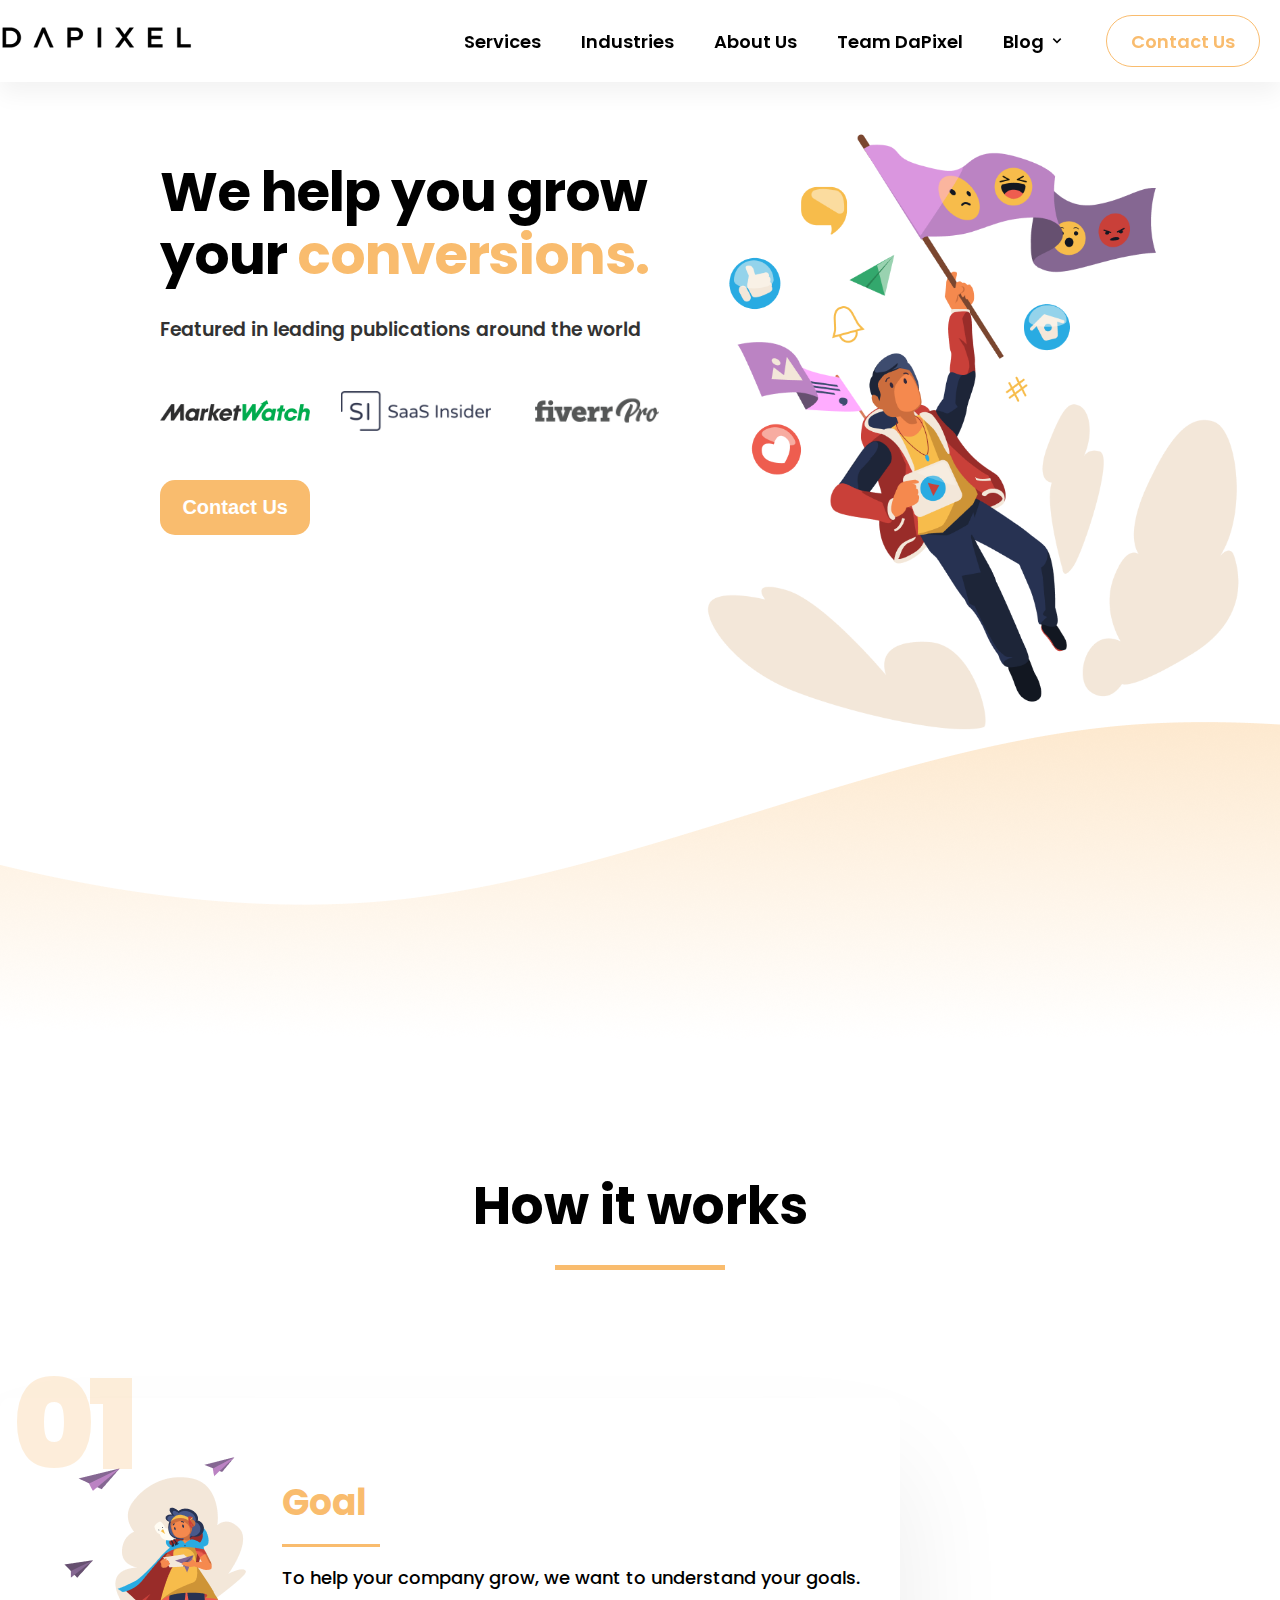
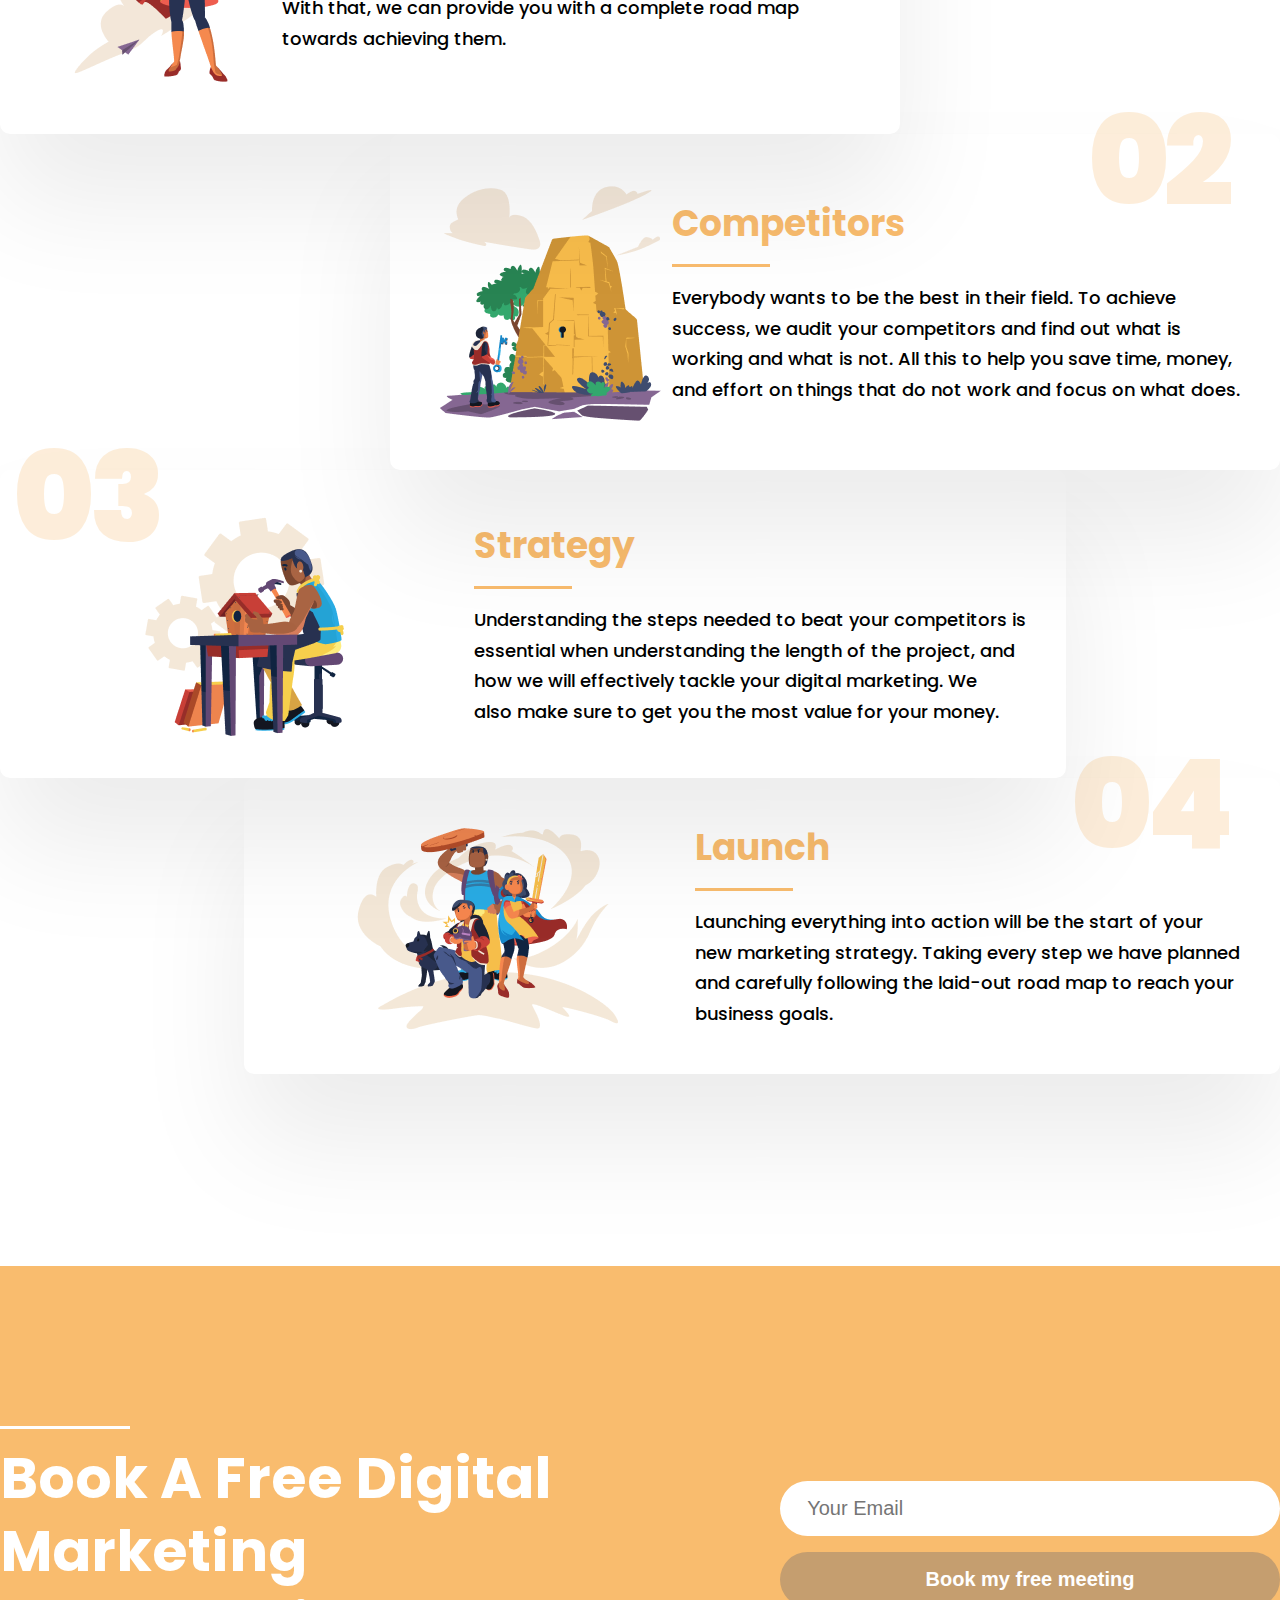
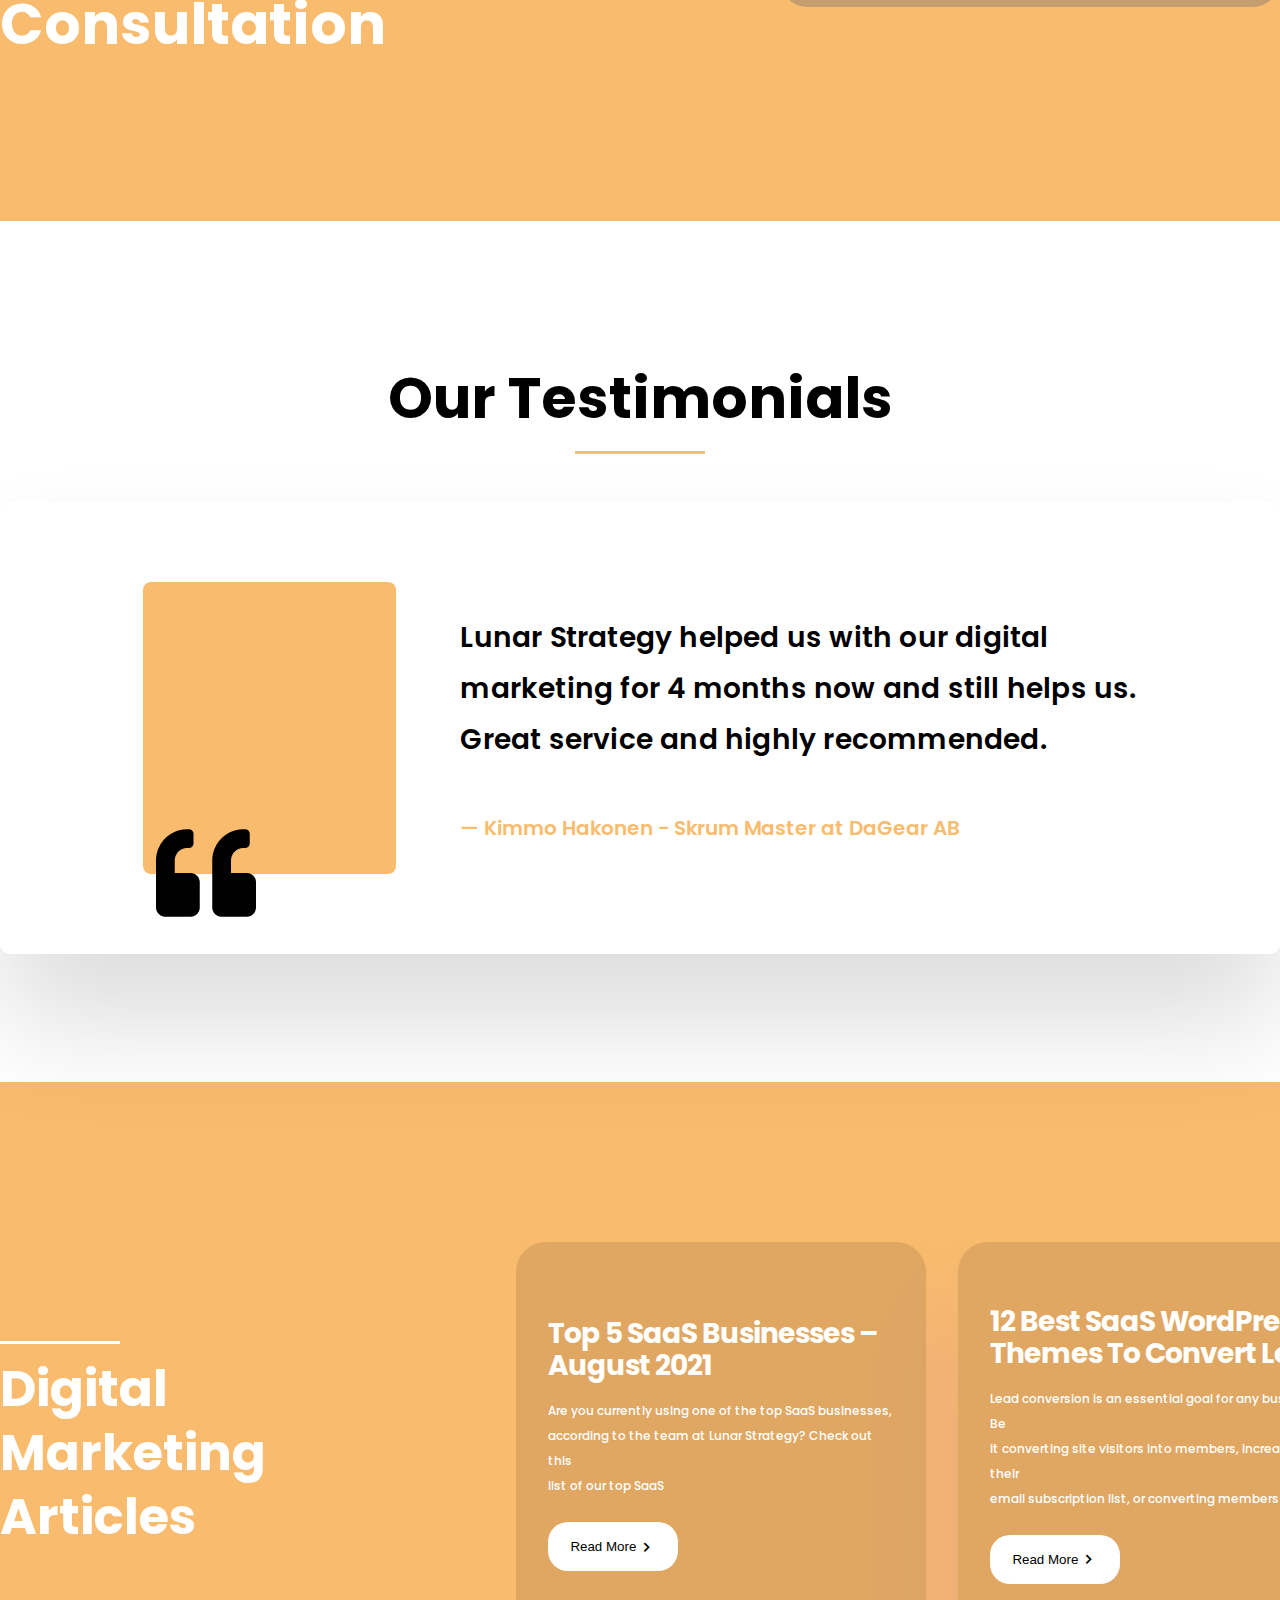
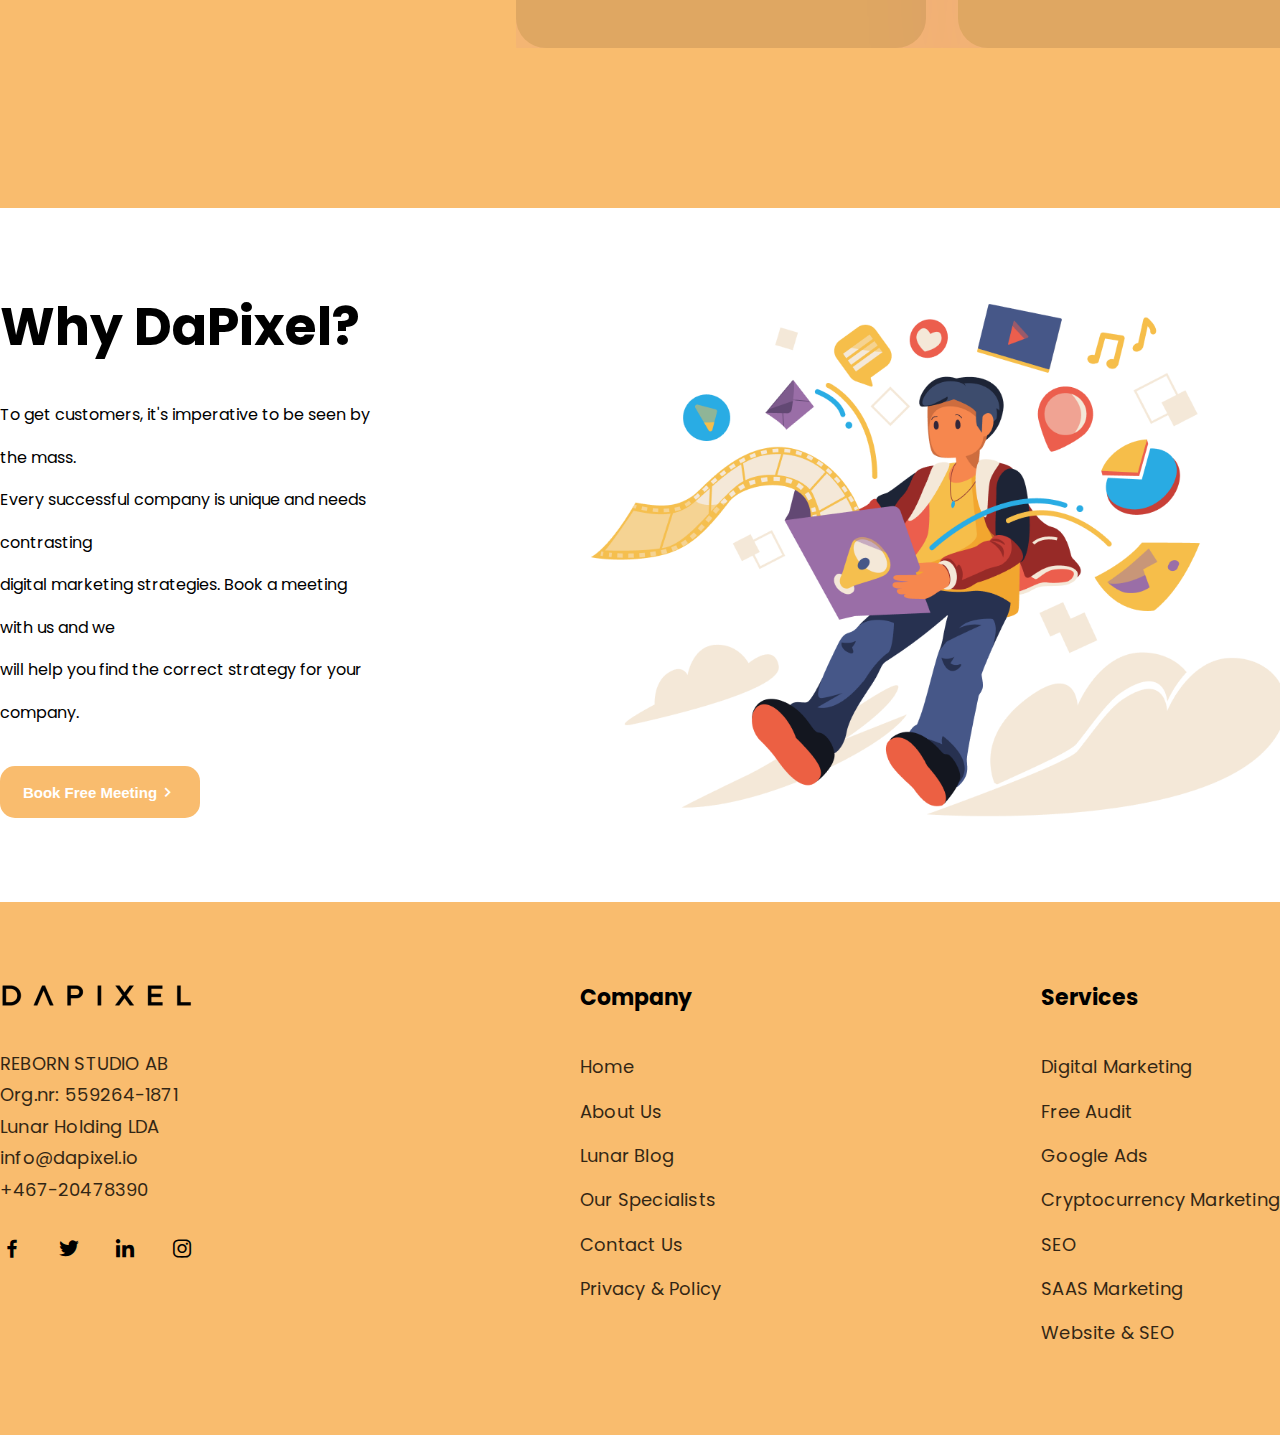
<file: index.html>
<!DOCTYPE html>
<html lang="en">

<head>
    <meta charset="UTF-8">
    <meta name="viewport" content="width=device-width, initial-scale=1.0">
    <link rel="stylesheet" href="./Style/style.css">
    <link rel="stylesheet" href="./Style/header.css">
    <link rel="stylesheet" href="./Style/footer.css">
    <link href='https://unpkg.com/boxicons@2.1.4/css/boxicons.min.css' rel='stylesheet'>

    <title>Consultancy</title>
</head>

<body>
    <header>
        <div class="container head-bar">
            <div class="logo">
                <a href="#"><img src="./Images/Logo-B6.png" alt=""></a>
            </div>
            <div class="head-nav">
                <nav>
                    <ul>
                        <li><a href="services.html">Services</a></li>
                        <li><a href="">Industries</a></li>
                        <li><a href="">About Us</a></li>
                        <li><a href="">Team DaPixel</a></li>
                        <li><a href="blog.html">Blog <i class='bx bx-chevron-down'></i></a></li>
                        <li><a href=""><span>Contact Us</span></a></li>
                    </ul>
                </nav>
            </div>
        </div>
    </header>


    <!-- Section One Structure -->


    <section class="one">
        <div class="container sec1">
            <div class="sec1-left">
                <p class="text-one">We help you grow<br>
                    your <span>conversions.</span></p>

                <p class="text-two">Featured in leading publications around the world</p>

                <div class="adds">
                    <img src="./Images/Group.png" alt="">
                    <img src="./Images/5f6baad0ed06a2e22660da95_SI new logo dark-p-500.png" alt="">
                    <img src="./Images/Fiverr-Pro@2x 1.png" alt="">
                </div>

                <button>Contact Us</button>
            </div>

            <div class="sec1-right">
                <img src="./Images/Social Media 1.png" alt="">
            </div>
        </div>

        <div class="bot-img">
            <img src="./Images/Vector.png" alt="">
        </div>
    </section>


    <!-- Section Two Structure -->


    <section class="two">
        <div class="container sec2">
            <div class="sec2-heading">
                <h2>How it works</h2>
                <div class="line"></div>
            </div>

            <div class="sec2-body">
                <div class="content-one num1">
                    <p>01</p>

                    <div class="content">
                        <img src="./Images/Testimonial.png" alt="">

                        <div class="content-text">
                            <h3>Goal</h3>
                            <div class="content-line"></div>
                            <h6>To help your company grow, we want to understand your goals. <br>With that, we can
                                provide you with a complete road map <br>towards achieving them.</h6>

                        </div>
                    </div>
                </div>

                <div class="content-one num2">
                    <p>02</p>

                    <div class="content">
                        <img src="./Images/Get Started.png" alt="">

                        <div class="content-text">
                            <h3>Competitors</h3>
                            <div class="content-line"></div>
                            <h6>Everybody wants to be the best in their field. To achieve <br>success, we audit your
                                competitors and find out what is <br>working and what is not. All this to help you save
                                time, money, <br>and effort on things
                                that do not work and focus on what
                                does.</h6>

                        </div>
                    </div>
                </div>

                <div class="content-one num3">
                    <p>03</p>

                    <div class="content">
                        <img src="./Images/Settings.png" alt="">

                        <div class="content-text">
                            <h3>Strategy</h3>
                            <div class="content-line"></div>
                            <h6>Understanding the steps needed to beat your competitors is <br>essential when
                                understanding
                                the length of the project, and <br>how we will effectively tackle your digital
                                marketing.​ We <br>also make sure to get you the
                                most value for your money.​</h6>

                        </div>
                    </div>
                </div>

                <div class="content-one num4">
                    <p>04</p>

                    <div class="content">
                        <img src="./Images/Team Work.png" alt="">

                        <div class="content-text">
                            <h3>Launch</h3>
                            <div class="content-line"></div>
                            <h6>Launching everything into action will be the start of your <br>new marketing strategy.
                                Taking every step we have planned <br>and carefully following the laid-out road map to
                                reach your <br>business goals.</h6>

                        </div>
                    </div>
                </div>
            </div>
        </div>
    </section>


    <!-- Section Three Structure -->


    <section class="three">
        <div class="container sec3">
            <div class="sec3-left">
                <div class="sec3-line"></div>
                <h3>Book A Free Digital <br>Marketing Consultation</h3>
            </div>

            <div class="sec3-right">
                <form action="">
                    <input type="email" name="" id="" placeholder="Your Email">
                    <button>Book my free meeting</button>
                </form>
            </div>
        </div>
    </section>


    <!-- Section Four Structure -->


    <section class="four">
        <div class="container sec4">
            <div class="sec4-top">
                <h3>Our Testimonials</h3>
                <div class="sec4-line"></div>
            </div>

            <div class="sec4-bottom">
                <div class="squr"><img src="./Images/quote-left.png" alt=""></div>
                <div class="sec4-text">
                    <h5>Lunar Strategy helped us with our digital <br>marketing for 4 months now and still helps us.
                        <br>Great
                        service and highly
                        recommended.
                    </h5>

                    <h6>— Kimmo Hakonen - Skrum Master at DaGear AB</h6>
                </div>
            </div>
        </div>
    </section>


    <!-- Section Five Structure -->


    <section class="five">
        <div class="container sec5">
            <div class="sec5-left">
                <div class="sec5-line"></div>
                <h3>Digital Marketing <br>Articles</h3>
            </div>

            <div class="sec5-content">
                <div class="business">
                    <h3>Top 5 SaaS Businesses – <br>August 2021</h3>

                    <h6>Are you currently using one of the top SaaS businesses, <br>according to the team at Lunar
                        Strategy? Check out this <br>list of
                        our top SaaS</h6>

                    <button>Read More <i class='bx bx-chevron-right'></i> </button>
                </div>

                <div class="business">
                    <h3>12 Best SaaS WordPress <br>Themes To Convert Lead</h3>

                    <h6>Lead conversion is an essential goal for any business. Be <br>it converting site visitors into
                        members, increasing their <br>email subscription list, or converting members into</h6>

                    <button>Read More <i class='bx bx-chevron-right'></i> </button>
                </div>

                <div class="business">
                    <h3>Top 5 SaaS Businesses – <br>August 2021</h3>

                    <h6>Are you currently using one of the top SaaS businesses, <br>according to the team at Lunar
                        Strategy? Check out this <br>list of
                        our top SaaS</h6>

                    <button>Read More <i class='bx bx-chevron-right'></i> </button>
                </div>

                <div class="business">
                    <h3>12 Best SaaS WordPress <br>Themes To Convert Lead</h3>

                    <h6>Lead conversion is an essential goal for any business. Be <br>it converting site visitors into
                        members, increasing their <br>email subscription list, or converting members into</h6>

                    <button>Read More <i class='bx bx-chevron-right'></i> </button>
                </div>
            </div>
        </div>
    </section>


    <!-- Section Six Structure -->


    <section class="six">
        <div class="container sec6">
            <div class="sec6-left">
                <h3>Why DaPixel?</h3>

                <h6>To get customers, it's imperative to be seen by the mass. <br>Every successful company is unique and
                    needs contrasting <br>digital marketing strategies. Book a meeting with us and we <br>will help you
                    find the correct strategy for your company.
                </h6>

                <button>Book Free Meeting <i class='bx bx-chevron-right'></i> </button>
            </div>

            <div class="sec6-right">
                <img src="./Images/Marketing 1.png" alt="">
            </div>
        </div>
    </section>


    <!-- Footer Structure -->


    <footer>
        <div class="container footer">
            <div class="first">
                <img src="./Images/Logo-B6.png" alt="">

                <h6>REBORN STUDIO AB<br>
                    Org.nr: 559264-1871<br>
                    Lunar Holding LDA<br>
                    info@dapixel.io<br>
                    +467-20478390
                </h6>

                <div class="socials">
                    <i class='bx bxl-facebook'></i>
                    <i class='bx bxl-twitter'></i>
                    <i class='bx bxl-linkedin'></i>
                    <i class='bx bxl-instagram'></i>
                </div>
            </div>

            <div class="second">
                <div class="second-left">
                    <h5>Company</h5>

                    <nav>
                        <ul>
                            <li><a href="#">Home</a></li>
                            <li>About Us</li>
                            <li>Lunar Blog</li>
                            <li><a href="specialists.html">Our Specialists</a></li>
                            <li>Contact Us</li>
                            <li>Privacy & Policy</li>
                        </ul>
                    </nav>
                </div>

                <div class="second-right">
                    <h5>Services</h5>

                    <nav>
                        <ul>
                            <li>Digital Marketing</li>
                            <li>Free Audit</li>
                            <li>Google Ads</li>
                            <li>Cryptocurrency Marketing</li>
                            <li>SEO</li>
                            <li>SAAS Marketing</li>
                            <li>Website & SEO</li>
                        </ul>
                    </nav>
                </div>
            </div>
        </div>
    </footer>
</body>

</html>
</file>
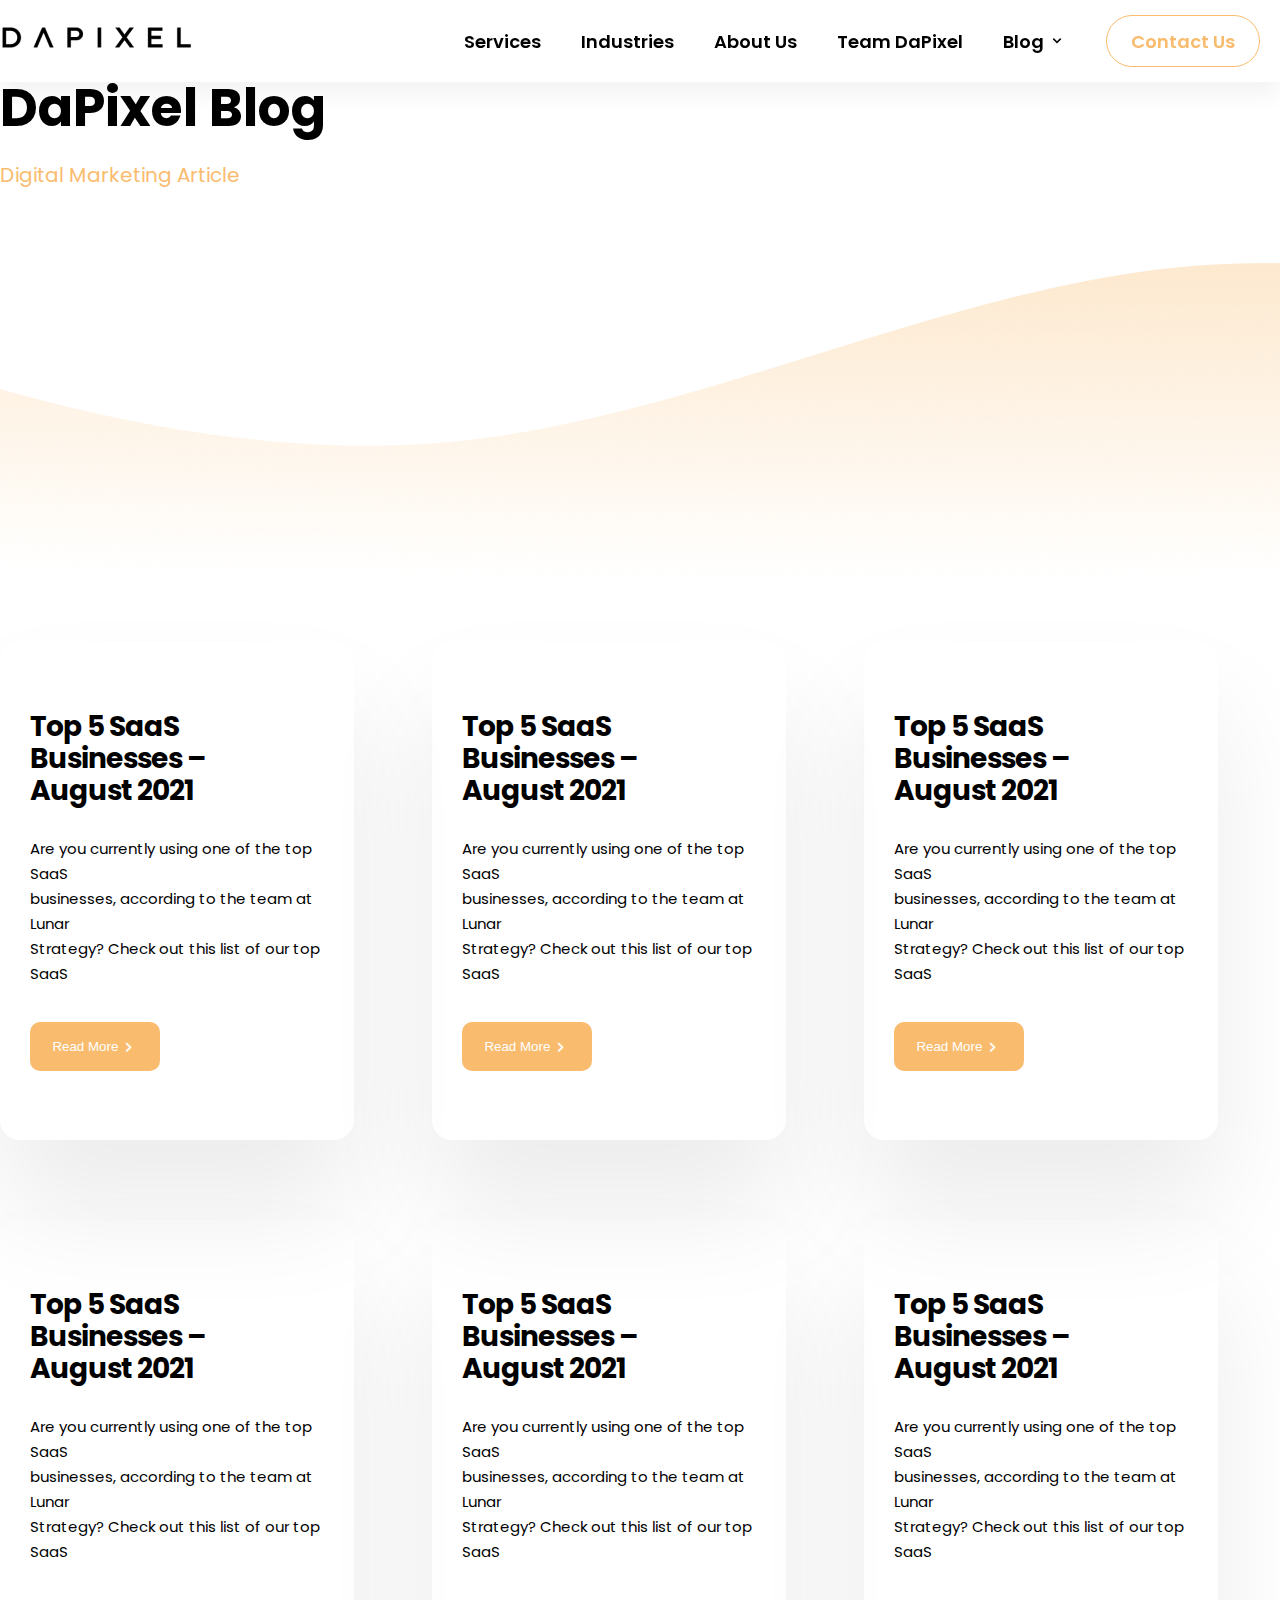
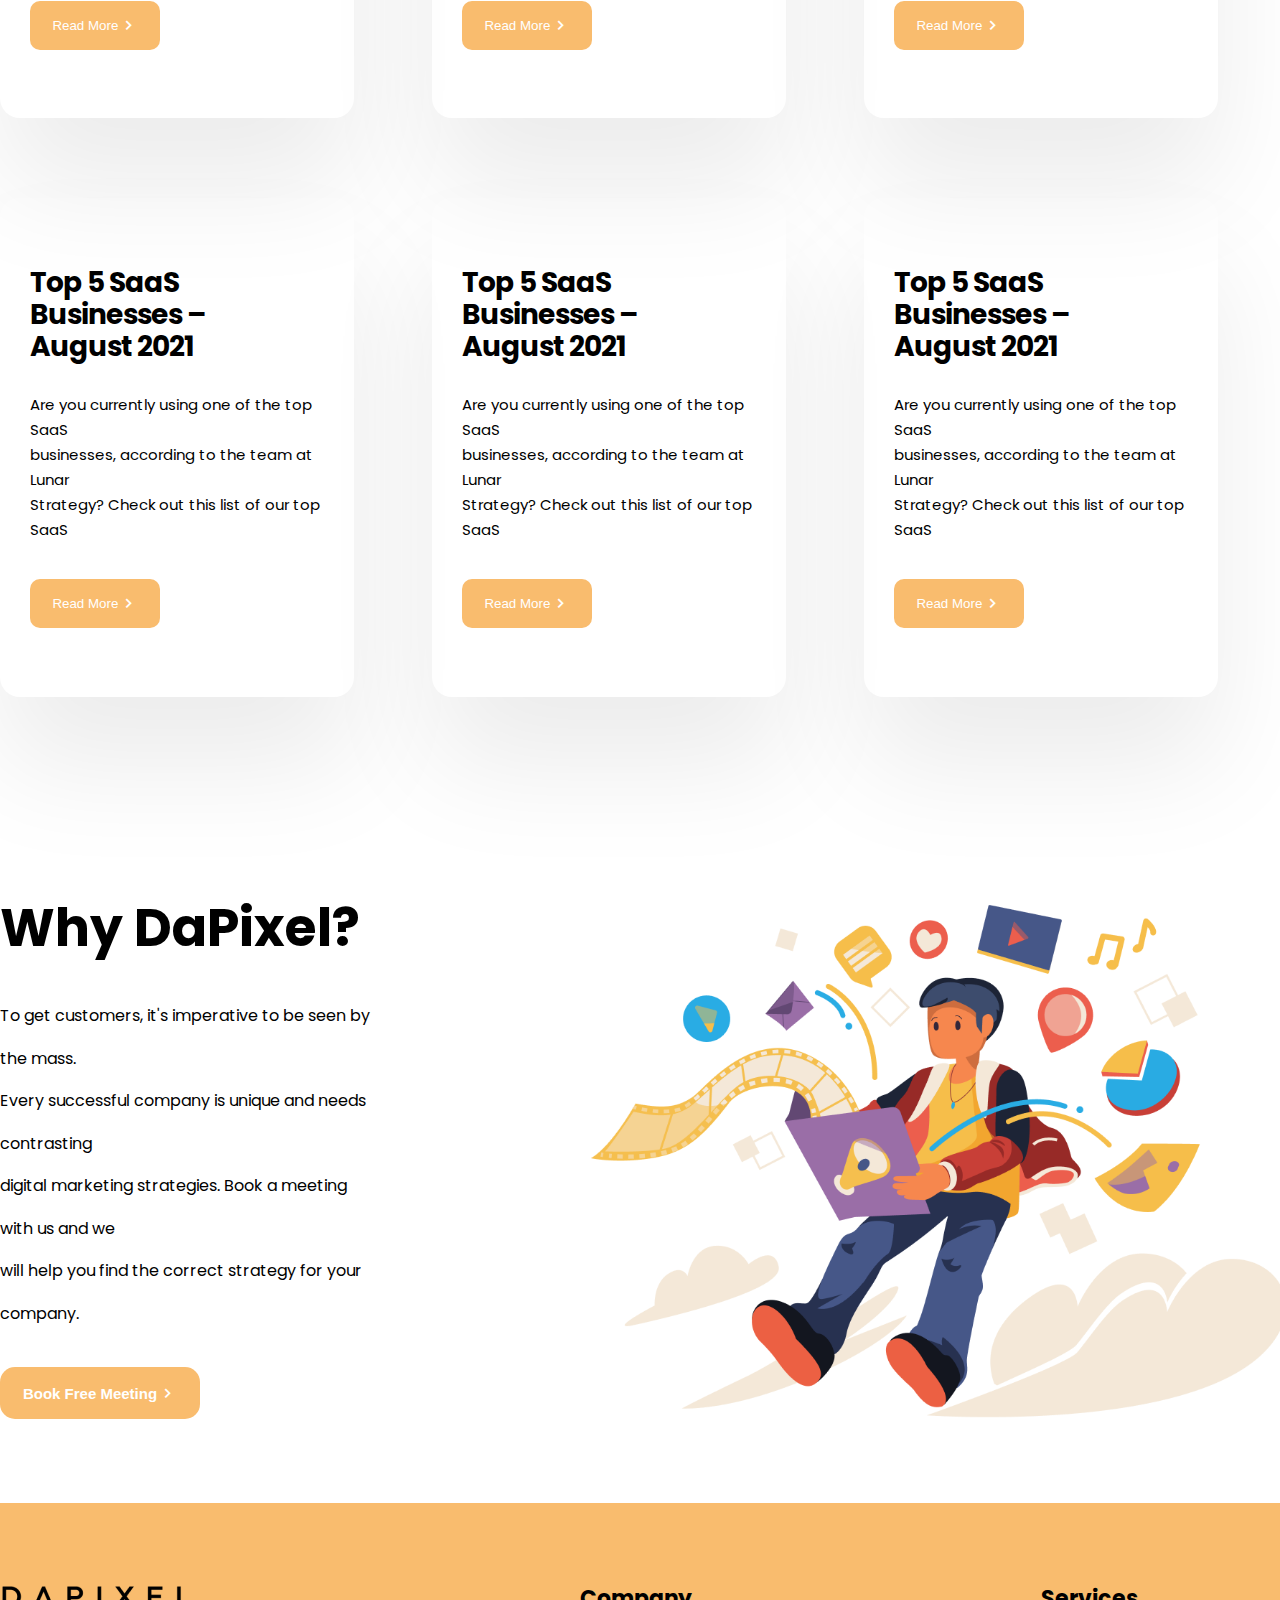
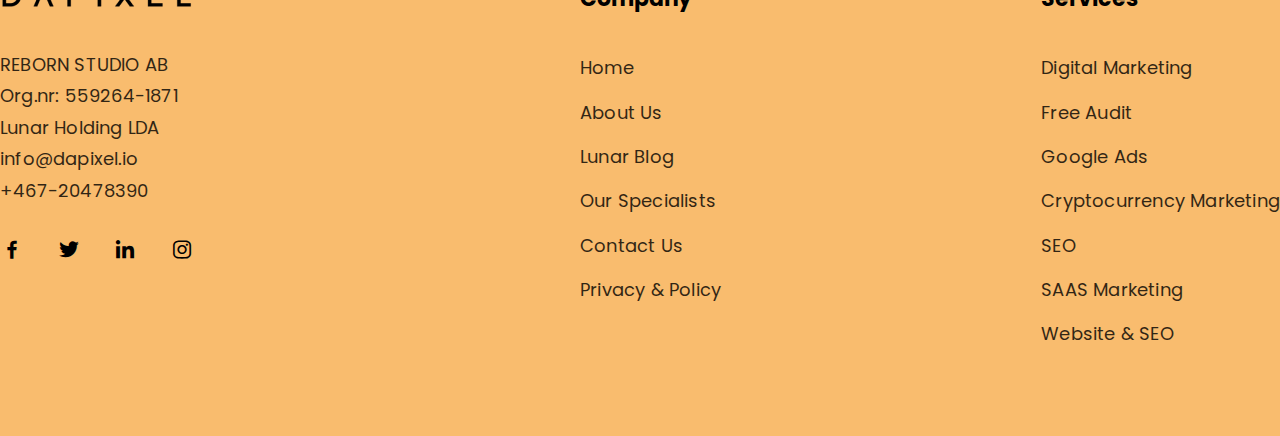
<file: blog.html>
<!DOCTYPE html>
<html lang="en">

<head>
    <meta charset="UTF-8">
    <meta name="viewport" content="width=device-width, initial-scale=1.0">
    <link rel="stylesheet" href="./Style/blog.css">
    <link rel="stylesheet" href="./Style/header.css">
    <link rel="stylesheet" href="./Style/footer.css">
    <link href='https://unpkg.com/boxicons@2.1.4/css/boxicons.min.css' rel='stylesheet'>

    <title>Our Specialists</title>
</head>

<body>
    <header>
        <div class="container head-bar">
            <div class="logo">
                <a href="index.html"><img src="./Images/Logo-B6.png" alt=""></a>
            </div>
            <div class="head-nav">
                <nav>
                    <ul>
                        <li><a href="services.html">Services</a></li>
                        <li><a href="">Industries</a></li>
                        <li><a href="">About Us</a></li>
                        <li><a href="">Team DaPixel</a></li>
                        <li><a href="blog.html">Blog <i class='bx bx-chevron-down'></i></a></li>
                        <li><a href="#four"><span>Contact Us</span></a></li>
                    </ul>
                </nav>
            </div>
        </div>
    </header>


    <!-- Section One Structure -->


    <section class="one">
        <div class="container sec1">

            <div class="sec1-left">
                <h3>DaPixel Blog</h3>

                <h6>
                    Digital Marketing Article
                </h6>

            </div>

        </div>

        <div class="bot-img">
            <img src="./Images/Vector.png" alt="">
        </div>
    </section>



    <!-- Section Two Structure -->


    <section class="two">
        <div class="container sec2">
            <div class="business">
                <h3>Top 5 SaaS Businesses – <br>August 2021</h3>

                <h6>Are you currently using one of the top SaaS<br> businesses, according to the team at Lunar<br>
                    Strategy? Check out this list of
                    our top SaaS</h6>

                <button>Read More <i class='bx bx-chevron-right'></i> </button>
            </div>

            <div class="business">
                <h3>Top 5 SaaS Businesses – <br>August 2021</h3>

                <h6>Are you currently using one of the top SaaS<br> businesses, according to the team at Lunar<br>
                    Strategy? Check out this list of
                    our top SaaS</h6>

                <button>Read More <i class='bx bx-chevron-right'></i> </button>
            </div>

            <div class="business">
                <h3>Top 5 SaaS Businesses – <br>August 2021</h3>

                <h6>Are you currently using one of the top SaaS<br> businesses, according to the team at Lunar<br>
                    Strategy? Check out this list of
                    our top SaaS</h6>

                <button>Read More <i class='bx bx-chevron-right'></i> </button>
            </div>

            <div class="business">
                <h3>Top 5 SaaS Businesses – <br>August 2021</h3>

                <h6>Are you currently using one of the top SaaS<br> businesses, according to the team at Lunar<br>
                    Strategy? Check out this list of
                    our top SaaS</h6>

                <button>Read More <i class='bx bx-chevron-right'></i> </button>
            </div>

            <div class="business">
                <h3>Top 5 SaaS Businesses – <br>August 2021</h3>

                <h6>Are you currently using one of the top SaaS<br> businesses, according to the team at Lunar<br>
                    Strategy? Check out this list of
                    our top SaaS</h6>

                <button>Read More <i class='bx bx-chevron-right'></i> </button>
            </div>

            <div class="business">
                <h3>Top 5 SaaS Businesses – <br>August 2021</h3>

                <h6>Are you currently using one of the top SaaS<br> businesses, according to the team at Lunar<br>
                    Strategy? Check out this list of
                    our top SaaS</h6>

                <button>Read More <i class='bx bx-chevron-right'></i> </button>
            </div>

            <div class="business">
                <h3>Top 5 SaaS Businesses – <br>August 2021</h3>

                <h6>Are you currently using one of the top SaaS<br> businesses, according to the team at Lunar<br>
                    Strategy? Check out this list of
                    our top SaaS</h6>

                <button>Read More <i class='bx bx-chevron-right'></i> </button>
            </div>

            <div class="business">
                <h3>Top 5 SaaS Businesses – <br>August 2021</h3>

                <h6>Are you currently using one of the top SaaS<br> businesses, according to the team at Lunar<br>
                    Strategy? Check out this list of
                    our top SaaS</h6>

                <button>Read More <i class='bx bx-chevron-right'></i> </button>
            </div>

            <div class="business">
                <h3>Top 5 SaaS Businesses – <br>August 2021</h3>

                <h6>Are you currently using one of the top SaaS<br> businesses, according to the team at Lunar<br>
                    Strategy? Check out this list of
                    our top SaaS</h6>

                <button>Read More <i class='bx bx-chevron-right'></i> </button>
            </div>

        </div>
    </section>


    <!-- Section Three Structure -->


    <section class="Three">
        <div class="container sec3">
            <div class="sec3-left">
                <h3>Why DaPixel?</h3>

                <h6>To get customers, it's imperative to be seen by the mass. <br>Every successful company is unique and
                    needs contrasting <br>digital marketing strategies. Book a meeting with us and we <br>will help you
                    find the correct strategy for your company.
                </h6>

                <button>Book Free Meeting <i class='bx bx-chevron-right'></i> </button>
            </div>

            <div class="sec3-right">
                <img src="./Images/Marketing 1.png" alt="">
            </div>
        </div>
    </section>


    <!-- Footer Structure -->


    <footer>
        <div class="container footer">
            <div class="first">
                <img src="./Images/Logo-B6.png" alt="">

                <h6>REBORN STUDIO AB<br>
                    Org.nr: 559264-1871<br>
                    Lunar Holding LDA<br>
                    info@dapixel.io<br>
                    +467-20478390
                </h6>

                <div class="socials">
                    <i class='bx bxl-facebook'></i>
                    <i class='bx bxl-twitter'></i>
                    <i class='bx bxl-linkedin'></i>
                    <i class='bx bxl-instagram'></i>
                </div>
            </div>

            <div class="second">
                <div class="second-left">
                    <h5>Company</h5>

                    <nav>
                        <ul>
                            <li><a href="index.html">Home</a></li>
                            <li>About Us</li>
                            <li>Lunar Blog</li>
                            <li><a href="specialists.html">Our Specialists</a></li>
                            <li><a href="#four">Contact Us</a></li>
                            <li>Privacy & Policy</li>
                        </ul>
                    </nav>
                </div>

                <div class="second-right">
                    <h5>Services</h5>

                    <nav>
                        <ul>
                            <li>Digital Marketing</li>
                            <li>Free Audit</li>
                            <li>Google Ads</li>
                            <li>Cryptocurrency Marketing</li>
                            <li>SEO</li>
                            <li>SAAS Marketing</li>
                            <li>Website & SEO</li>
                        </ul>
                    </nav>
                </div>
            </div>
        </div>
    </footer>

</body>

</html>
</file>
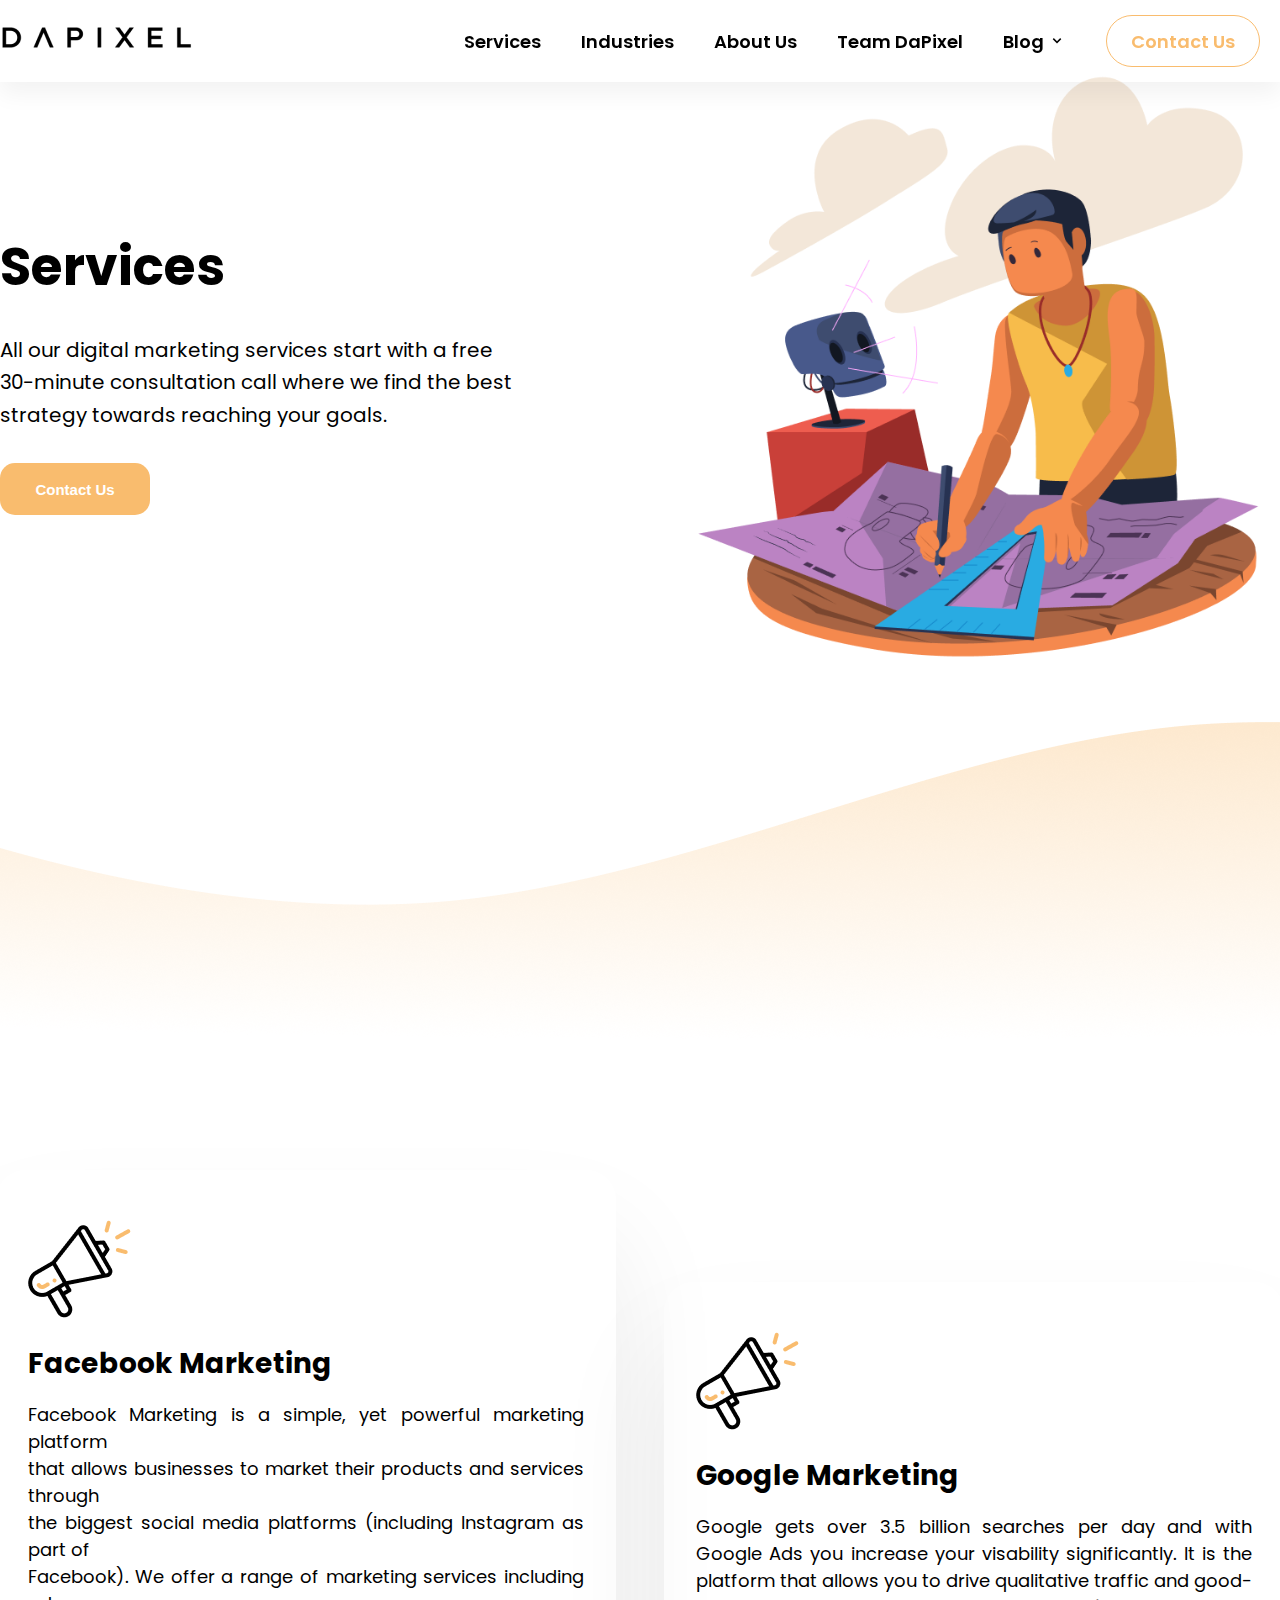
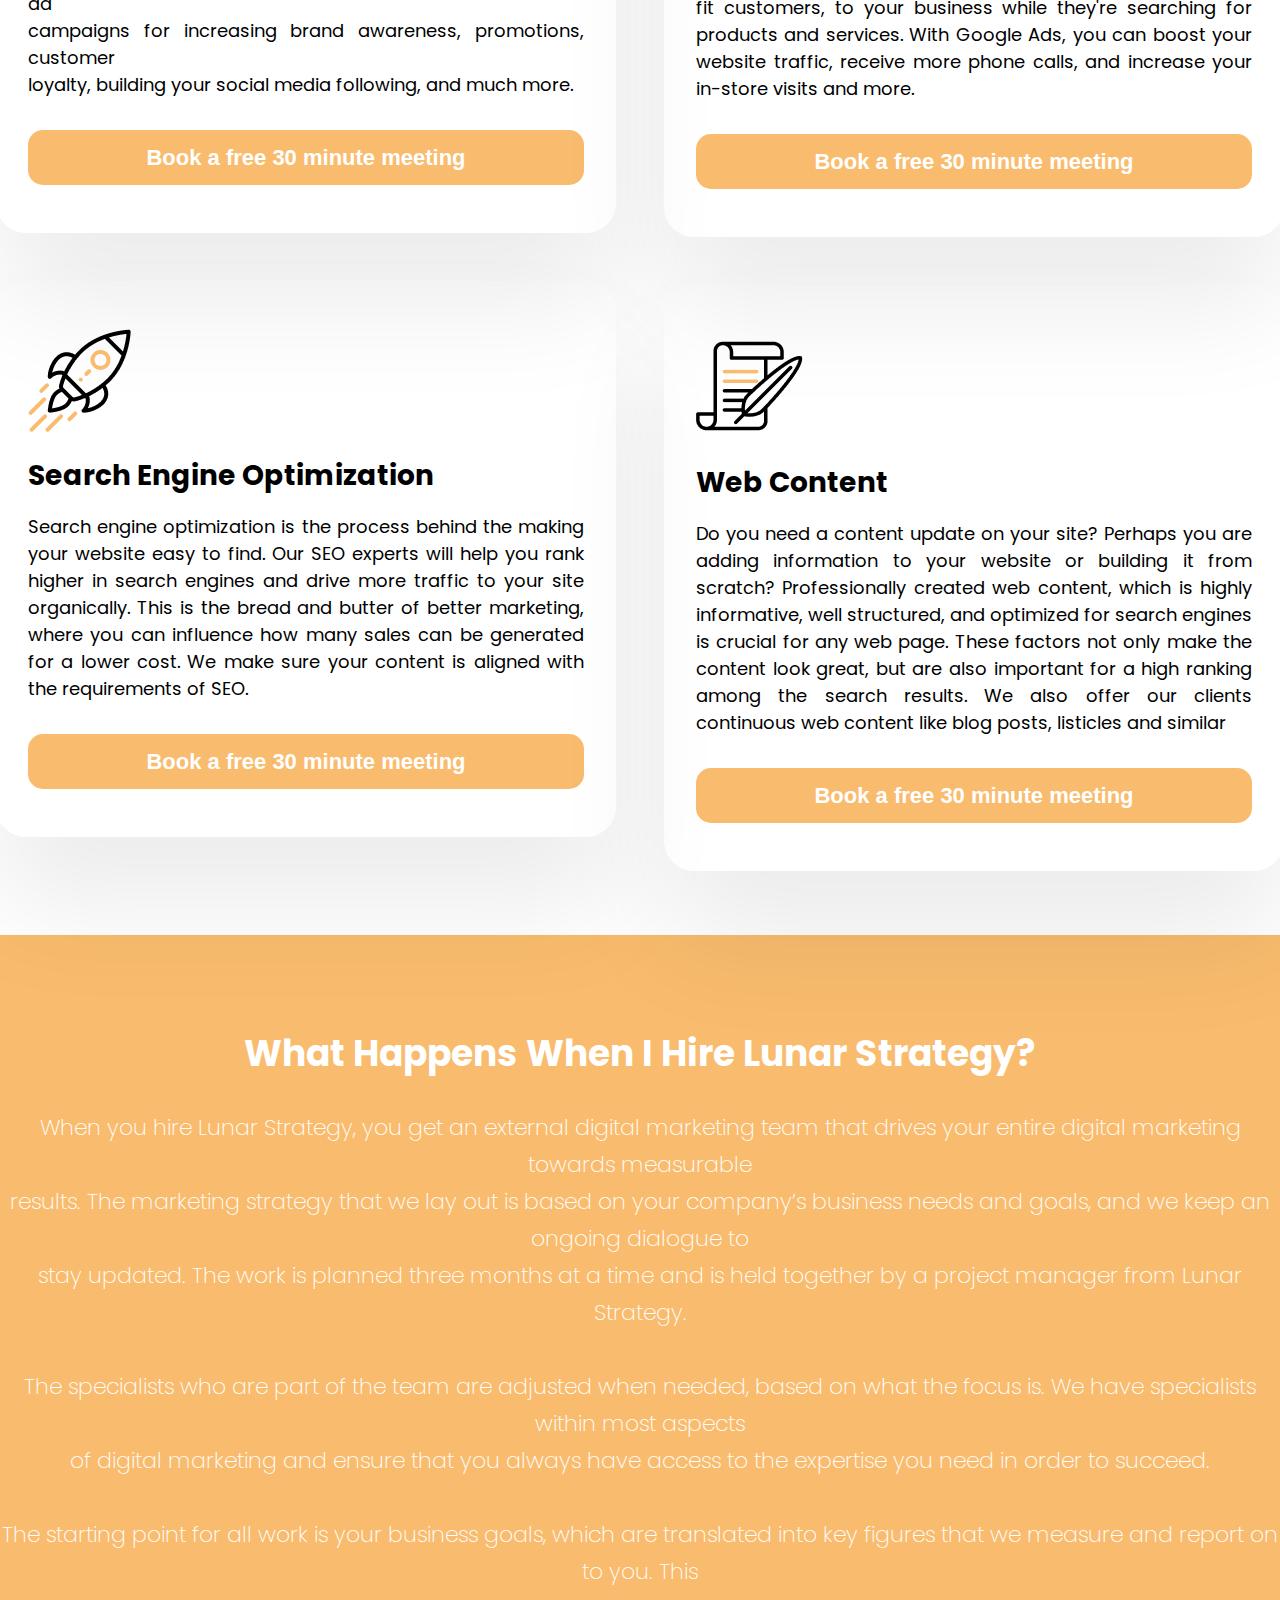
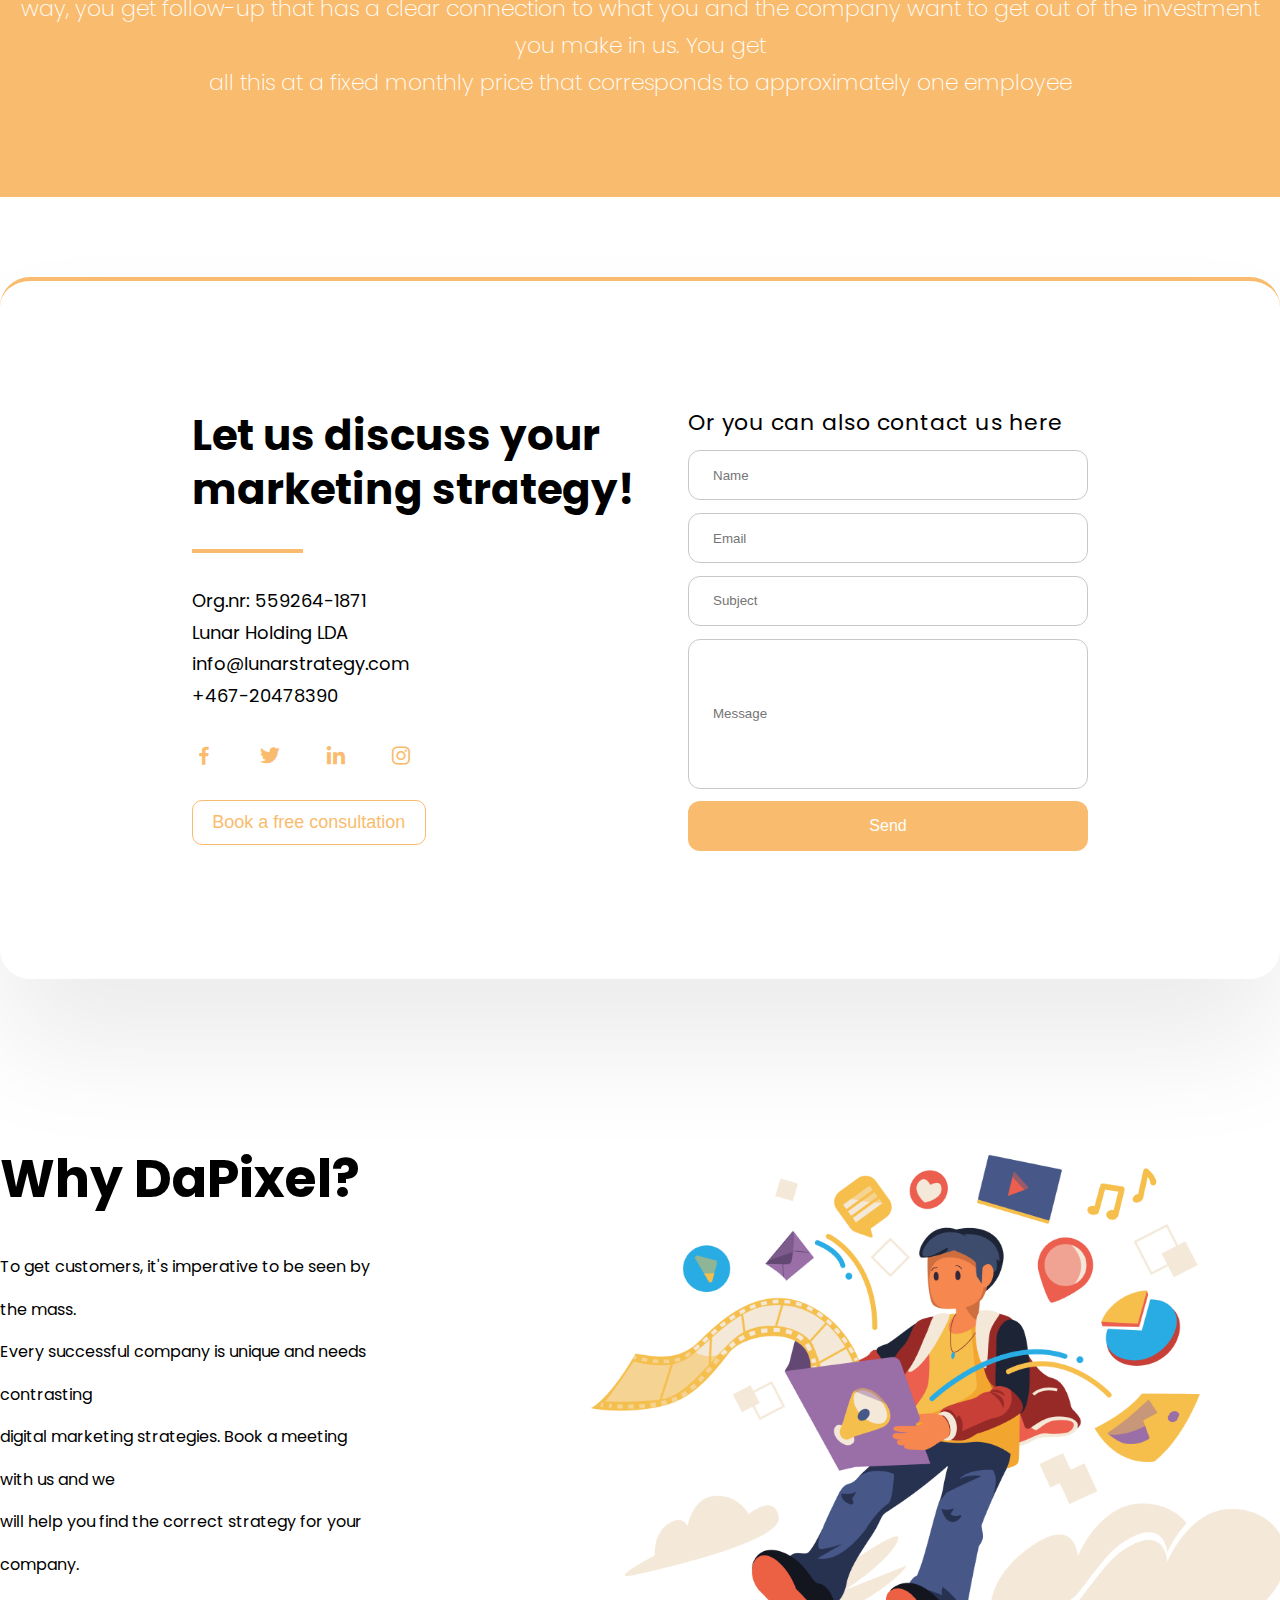
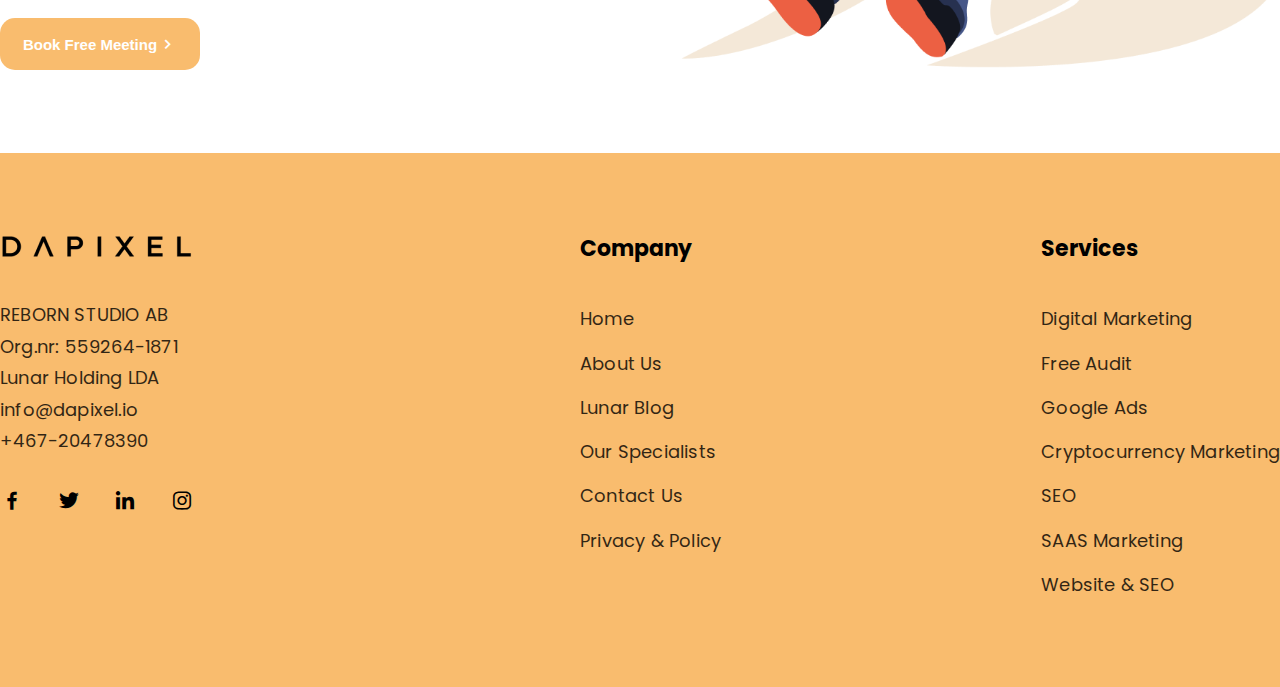
<file: services.html>
<!DOCTYPE html>
<html lang="en">

<head>
    <meta charset="UTF-8">
    <meta name="viewport" content="width=device-width, initial-scale=1.0">
    <link rel="stylesheet" href="./Style/services.css">
    <link rel="stylesheet" href="./Style/header.css">
    <link rel="stylesheet" href="./Style/footer.css">
    <link href='https://unpkg.com/boxicons@2.1.4/css/boxicons.min.css' rel='stylesheet'>

    <title>Services</title>
</head>

<body>
    <header>
        <div class="container head-bar">
            <div class="logo">
                <a href="index.html"><img src="./Images/Logo-B6.png" alt=""></a>
            </div>
            <div class="head-nav">
                <nav>
                    <ul>
                        <li><a href="#">Services</a></li>
                        <li><a href="">Industries</a></li>
                        <li><a href="">About Us</a></li>
                        <li><a href="">Team DaPixel</a></li>
                        <li><a href="blog.html">Blog <i class='bx bx-chevron-down'></i></a></li>
                        <li><a href="#four"><span>Contact Us</span></a></li>
                    </ul>
                </nav>
            </div>
        </div>
    </header>


    <!-- Section One Structure -->


    <section class="one">
        <div class="container sec1">

            <div class="sec1-left">
                <h3>Services</h3>

                <h6>
                    All our digital marketing services start with a free <br>30-minute consultation call where we
                    find
                    the best <br>strategy towards
                    reaching your goals.
                </h6>

                <button>Contact Us</button>
            </div>

            <div class="sec1-right">
                <img src="./Images/Web Design 1.png" alt="">
            </div>

        </div>

        <div class="bot-img">
            <img src="./Images/Vector.png" alt="">
        </div>
    </section>



    <!-- Section Two Structure -->


    <section class="two">
        <div class="container sec2">
            <div class="sec2-left">
                <div class="first-div">
                    <img src="./Images/promotion.png" alt="">

                    <h3>Facebook Marketing</h3>

                    <h6>
                        Facebook Marketing is a simple, yet powerful marketing platform <br>that allows businesses to
                        market
                        their products and
                        services through <br>the biggest social media platforms (including Instagram as part of
                        <br>Facebook). We offer a range of
                        marketing services including ad <br>campaigns for increasing brand awareness, promotions,
                        customer
                        <br>loyalty, building your
                        social media following, and much more.
                    </h6>

                    <button>Book a free 30 minute meeting</button>
                </div>

                <div class="first-div div2">
                    <img src="./Images/startup.png" alt="">

                    <h3>Search Engine Optimization</h3>

                    <h6>
                        Search engine optimization is the process behind the making your website easy to find. Our SEO
                        experts will help you
                        rank higher in search engines and drive more traffic to your site organically. This is the bread
                        and butter of better
                        marketing, where you can influence how many sales can be generated for a lower cost. We make
                        sure your content is
                        aligned with the requirements of SEO.
                    </h6>

                    <button>Book a free 30 minute meeting</button>
                </div>
            </div>

            <div class="sec2-right">
                <div class="first-div div3">
                    <img src="./Images/promotion.png" alt="">

                    <h3>Google Marketing</h3>

                    <h6>
                        Google gets over 3.5 billion searches per day and with Google Ads you increase your visability
                        significantly. It is the
                        platform that allows you to drive qualitative traffic and good-fit customers, to your business
                        while they're searching
                        for products and services. With Google Ads, you can boost your website traffic, receive more
                        phone calls, and increase
                        your in-store visits and more.
                    </h6>

                    <button>Book a free 30 minute meeting</button>
                </div>

                <div class="first-div div4">
                    <img src="./Images/writer 1.png" alt="">

                    <h3>Web Content</h3>

                    <h6>
                        Do you need a content update on your site? Perhaps you are adding information to your website or
                        building it from
                        scratch? Professionally created web content, which is highly informative, well structured, and
                        optimized for search
                        engines is crucial for any web page. These factors not only make the content look great, but are
                        also important for a
                        high ranking among the search results. We also offer our clients continuous web content like
                        blog posts, listicles and
                        similar
                    </h6>

                    <button>Book a free 30 minute meeting</button>
                </div>
            </div>
        </div>
    </section>


    <!-- Section Three Structure -->


    <section class="three">
        <div class="container sec3">
            <h3>
                What Happens When I Hire Lunar Strategy?
            </h3>

            <h6>
                When you hire Lunar Strategy, you get an external digital marketing team that drives your entire digital
                marketing
                towards measurable <br>results. The marketing strategy that we lay out is based on your company’s
                business
                needs and goals,
                and we keep an ongoing dialogue to <br>stay updated. The work is planned three months at a time and is
                held
                together by a
                project manager from Lunar Strategy.
                <br>
                <br>
                The specialists who are part of the team are adjusted when needed, based on what the focus is. We have
                specialists
                within most aspects <br>of digital marketing and ensure that you always have access to the expertise you
                need in order to
                succeed.
                <br>
                <br>
                The starting point for all work is your business goals, which are translated into key figures that we
                measure and report
                on to you. This <br>way, you get follow-up that has a clear connection to what you and the company want
                to
                get out of the
                investment you make in us. You get <br>all this at a fixed monthly price that corresponds to
                approximately
                one employee
            </h6>
        </div>
    </section>


    <!-- Section Four Structure -->


    <section class="four" id="four">
        <div class="container sec4">
            <div class="sec4-central">
                <div class="sec4-left">
                    <h3>
                        Let us discuss your<br>
                        marketing strategy!
                    </h3>

                    <div class="sec4-line"></div>

                    <h6>
                        Org.nr: 559264-1871<br>
                        Lunar Holding LDA<br>
                        info@lunarstrategy.com<br>
                        +467-20478390
                    </h6>

                    <div class="sec4-social">
                        <i class='bx bxl-facebook'></i>
                        <i class='bx bxl-twitter'></i>
                        <i class='bx bxl-linkedin'></i>
                        <i class='bx bxl-instagram'></i>
                    </div>

                    <button>Book a free consultation</button>
                </div>

                <div class="sec4-right">
                    <form action="">
                        <h6>
                            Or you can also contact us here
                        </h6>

                        <input type="text" name="" id="name" placeholder="Name">
                        <input type="email" name="" id="email" placeholder="Email">
                        <input type="text" name="" id="subject" placeholder="Subject">
                        <input type="text" name="" id="message" placeholder="Message">
                        <input type="submit" value="Send" id="submit">
                    </form>
                </div>
            </div>
        </div>
    </section>


    <!-- Section Five Structure -->


    <section class="five">
        <div class="container sec5">
            <div class="sec5-left">
                <h3>Why DaPixel?</h3>

                <h6>To get customers, it's imperative to be seen by the mass. <br>Every successful company is unique and
                    needs contrasting <br>digital marketing strategies. Book a meeting with us and we <br>will help you
                    find the correct strategy for your company.
                </h6>

                <button>Book Free Meeting <i class='bx bx-chevron-right'></i> </button>
            </div>

            <div class="sec5-right">
                <img src="./Images/Marketing 1.png" alt="">
            </div>
        </div>
    </section>


    <!-- Footer Structure -->


    <footer>
        <div class="container footer">
            <div class="first">
                <img src="./Images/Logo-B6.png" alt="">

                <h6>REBORN STUDIO AB<br>
                    Org.nr: 559264-1871<br>
                    Lunar Holding LDA<br>
                    info@dapixel.io<br>
                    +467-20478390
                </h6>

                <div class="socials">
                    <i class='bx bxl-facebook'></i>
                    <i class='bx bxl-twitter'></i>
                    <i class='bx bxl-linkedin'></i>
                    <i class='bx bxl-instagram'></i>
                </div>
            </div>

            <div class="second">
                <div class="second-left">
                    <h5>Company</h5>

                    <nav>
                        <ul>
                            <li><a href="index.html">Home</a></li>
                            <li>About Us</li>
                            <li>Lunar Blog</li>
                            <li><a href="specialists.html">Our Specialists</a></li>
                            <li><a href="#four">Contact Us</a></li>
                            <li>Privacy & Policy</li>
                        </ul>
                    </nav>
                </div>

                <div class="second-right">
                    <h5>Services</h5>

                    <nav>
                        <ul>
                            <li>Digital Marketing</li>
                            <li>Free Audit</li>
                            <li>Google Ads</li>
                            <li>Cryptocurrency Marketing</li>
                            <li>SEO</li>
                            <li>SAAS Marketing</li>
                            <li>Website & SEO</li>
                        </ul>
                    </nav>
                </div>
            </div>
        </div>
    </footer>
</body>

</html>
</file>
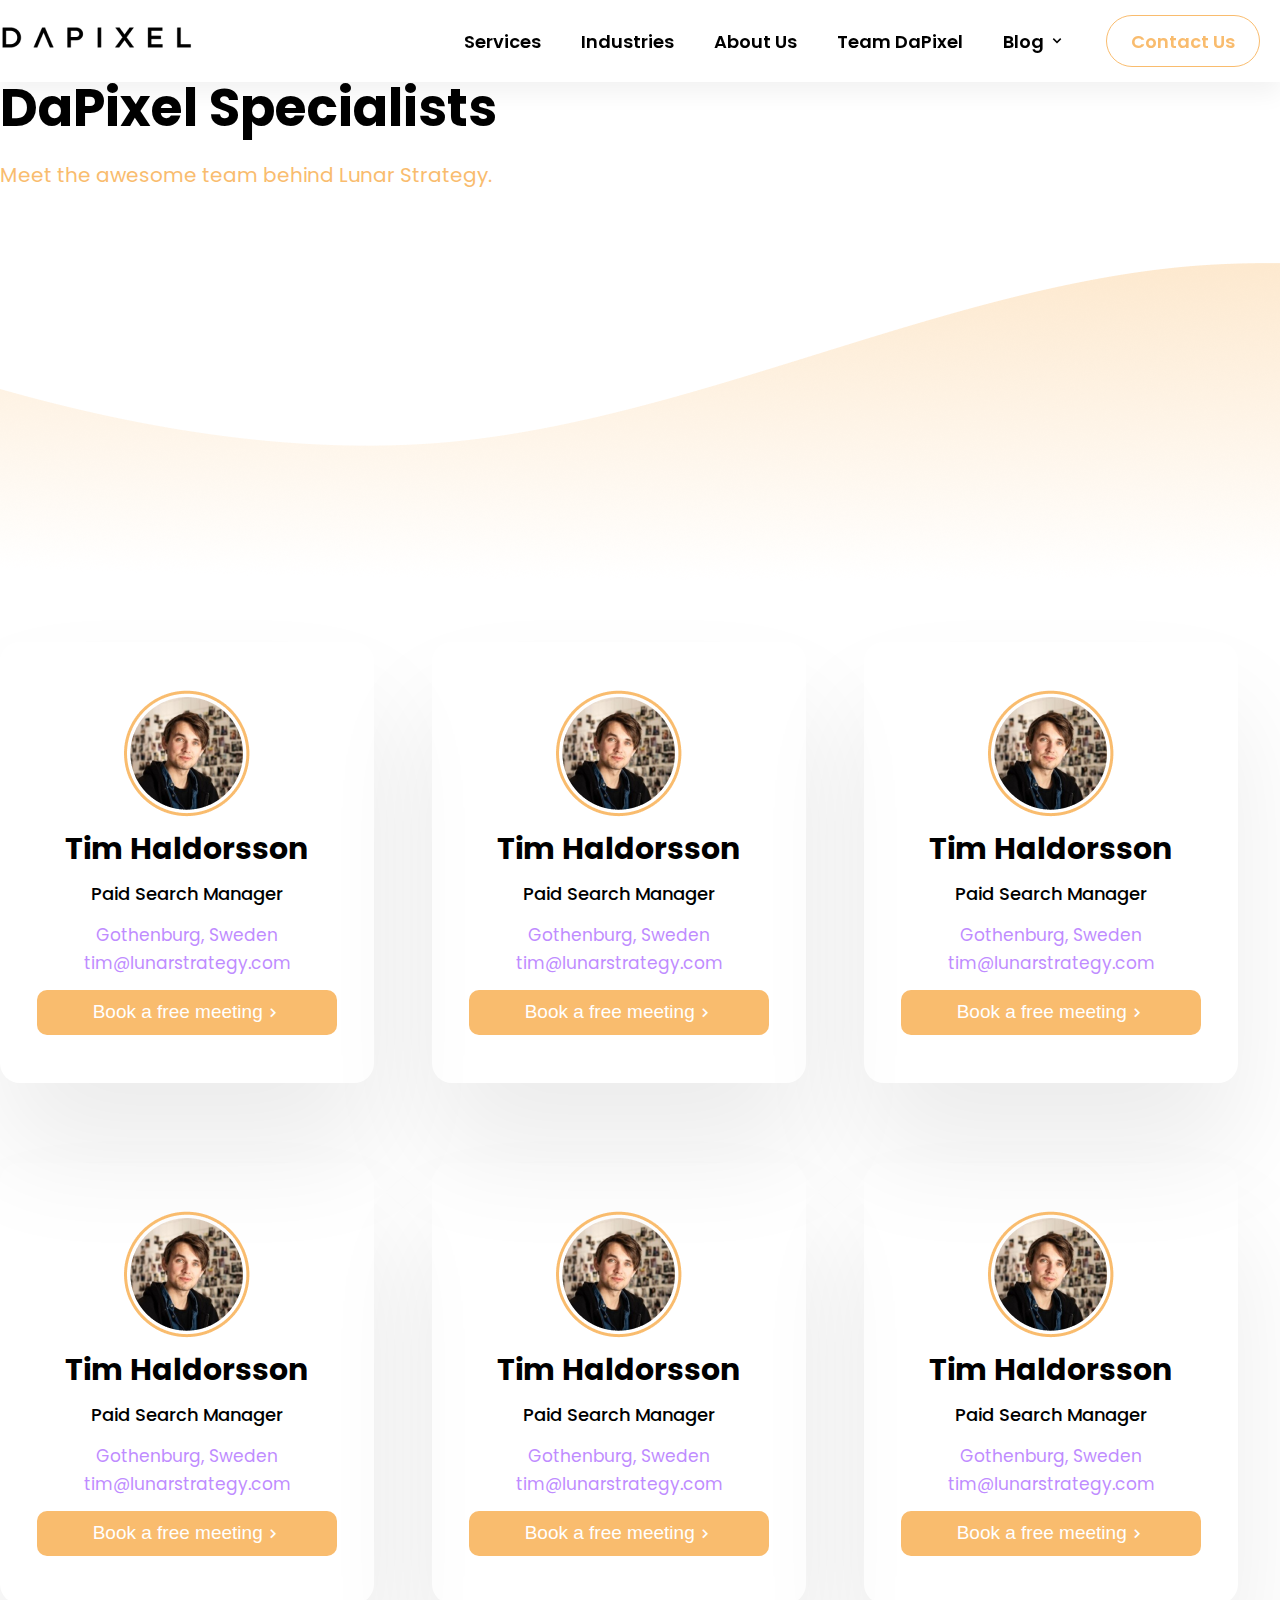
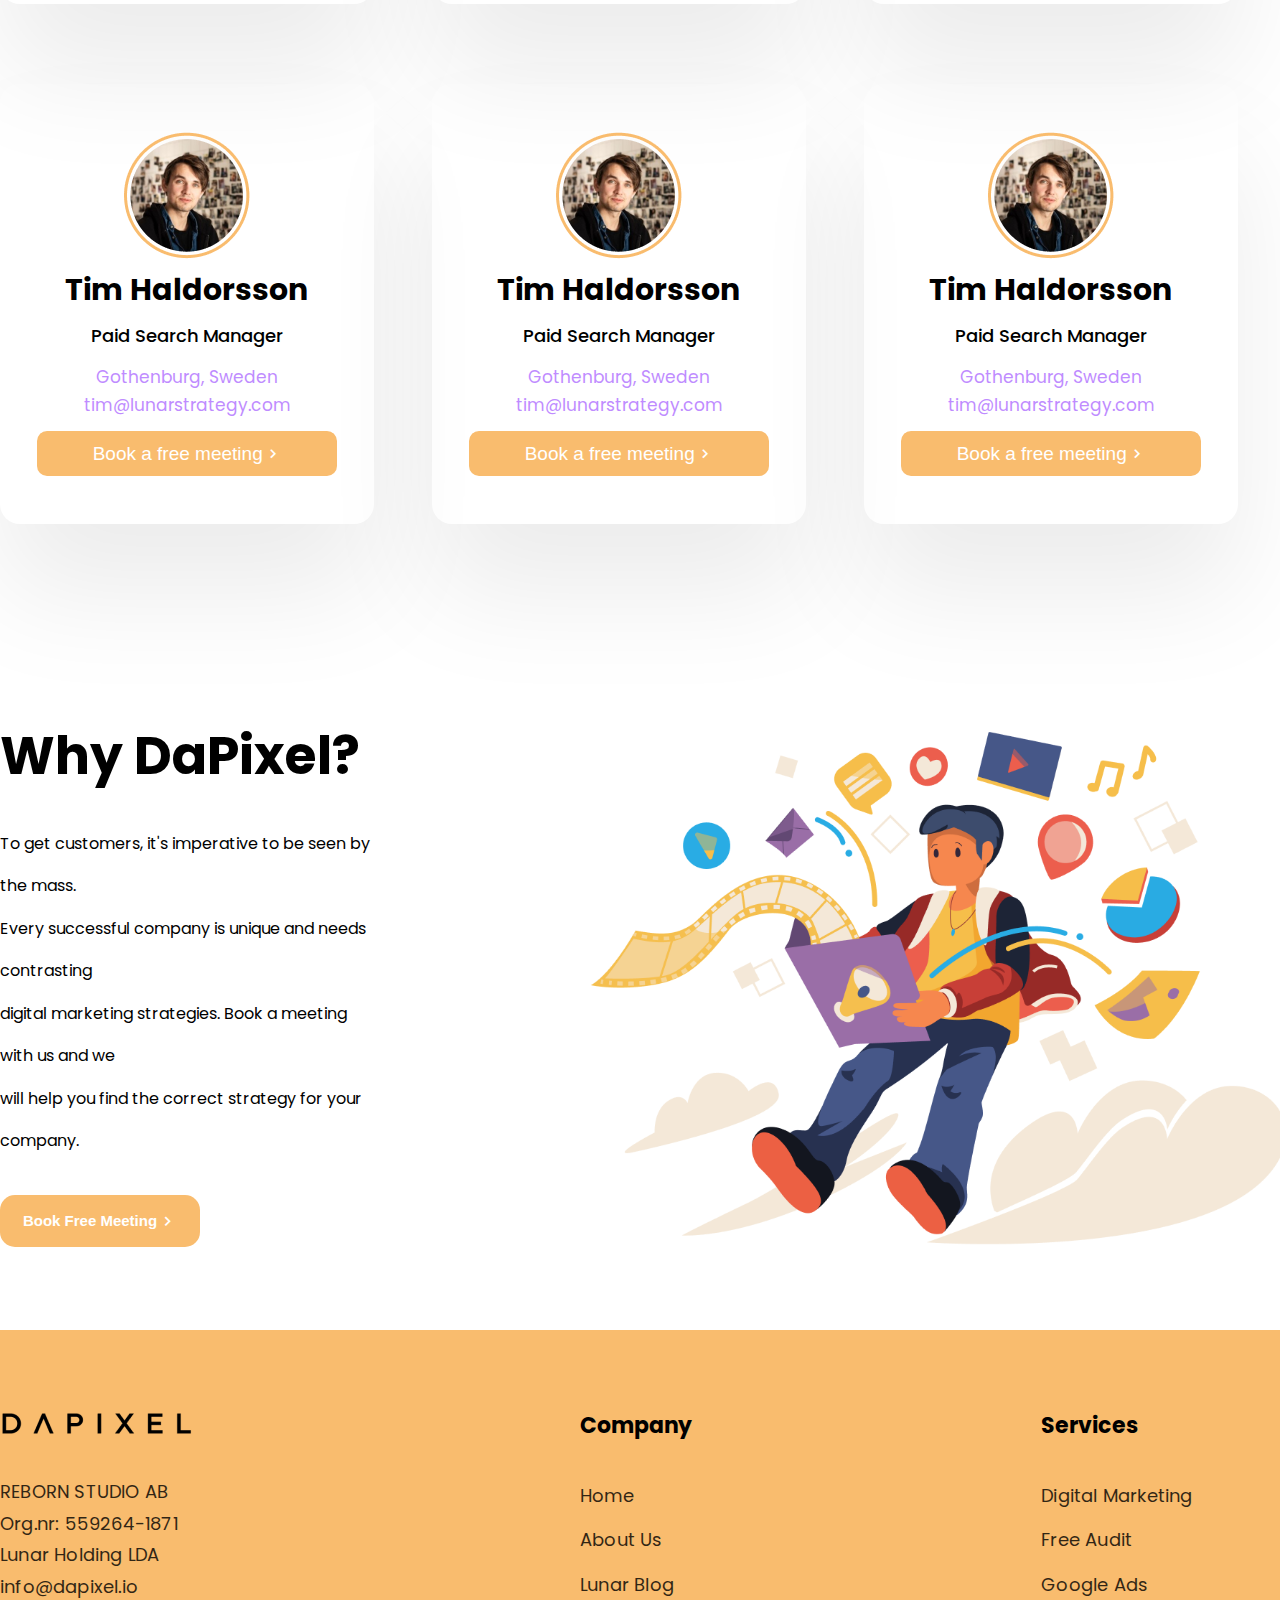
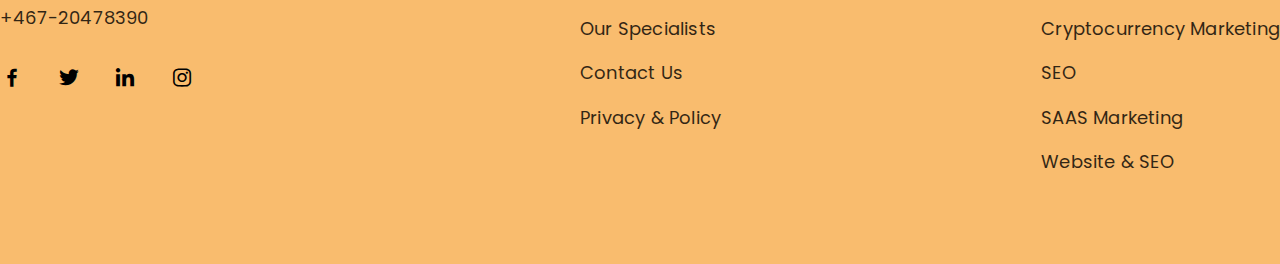
<file: specialists.html>
<!DOCTYPE html>
<html lang="en">

<head>
    <meta charset="UTF-8">
    <meta name="viewport" content="width=device-width, initial-scale=1.0">
    <link rel="stylesheet" href="./Style/specialists.css">
    <link rel="stylesheet" href="./Style/header.css">
    <link rel="stylesheet" href="./Style/footer.css">
    <link href='https://unpkg.com/boxicons@2.1.4/css/boxicons.min.css' rel='stylesheet'>

    <title>Our Specialists</title>
</head>

<body>
    <header>
        <div class="container head-bar">
            <div class="logo">
                <a href="index.html"><img src="./Images/Logo-B6.png" alt=""></a>
            </div>
            <div class="head-nav">
                <nav>
                    <ul>
                        <li><a href="services.html">Services</a></li>
                        <li><a href="">Industries</a></li>
                        <li><a href="">About Us</a></li>
                        <li><a href="">Team DaPixel</a></li>
                        <li><a href="blog.html">Blog <i class='bx bx-chevron-down'></i></a></li>
                        <li><a href="#four"><span>Contact Us</span></a></li>
                    </ul>
                </nav>
            </div>
        </div>
    </header>


    <!-- Section One Structure -->


    <section class="one">
        <div class="container sec1">

            <div class="sec1-left">
                <h3>DaPixel Specialists</h3>

                <h6>
                    Meet the awesome team behind Lunar Strategy.
                </h6>

            </div>

        </div>

        <div class="bot-img">
            <img src="./Images/Vector.png" alt="">
        </div>
    </section>


    <!-- Section Two Structure -->


    <section class="two">
        <div class="container sec2">
            <div class="special">
                <img src="./Images/Group 64.png" alt="">
                <h3>Tim Haldorsson</h3>
                <h5>Paid Search Manager</h5>
                <h6>
                    Gothenburg, Sweden<br>
                    tim@lunarstrategy.com
                </h6>
                <button>Book a free meeting <i class='bx bx-chevron-right'></i></button>
            </div>

            <div class="special">
                <img src="./Images/Group 64.png" alt="">
                <h3>Tim Haldorsson</h3>
                <h5>Paid Search Manager</h5>
                <h6>
                    Gothenburg, Sweden<br>
                    tim@lunarstrategy.com
                </h6>
                <button>Book a free meeting <i class='bx bx-chevron-right'></i></button>
            </div>

            <div class="special">
                <img src="./Images/Group 64.png" alt="">
                <h3>Tim Haldorsson</h3>
                <h5>Paid Search Manager</h5>
                <h6>
                    Gothenburg, Sweden<br>
                    tim@lunarstrategy.com
                </h6>
                <button>Book a free meeting <i class='bx bx-chevron-right'></i></button>
            </div>

            <div class="special">
                <img src="./Images/Group 64.png" alt="">
                <h3>Tim Haldorsson</h3>
                <h5>Paid Search Manager</h5>
                <h6>
                    Gothenburg, Sweden<br>
                    tim@lunarstrategy.com
                </h6>
                <button>Book a free meeting <i class='bx bx-chevron-right'></i></button>
            </div>

            <div class="special">
                <img src="./Images/Group 64.png" alt="">
                <h3>Tim Haldorsson</h3>
                <h5>Paid Search Manager</h5>
                <h6>
                    Gothenburg, Sweden<br>
                    tim@lunarstrategy.com
                </h6>
                <button>Book a free meeting <i class='bx bx-chevron-right'></i></button>
            </div>

            <div class="special">
                <img src="./Images/Group 64.png" alt="">
                <h3>Tim Haldorsson</h3>
                <h5>Paid Search Manager</h5>
                <h6>
                    Gothenburg, Sweden<br>
                    tim@lunarstrategy.com
                </h6>
                <button>Book a free meeting <i class='bx bx-chevron-right'></i></button>
            </div>

            <div class="special">
                <img src="./Images/Group 64.png" alt="">
                <h3>Tim Haldorsson</h3>
                <h5>Paid Search Manager</h5>
                <h6>
                    Gothenburg, Sweden<br>
                    tim@lunarstrategy.com
                </h6>
                <button>Book a free meeting <i class='bx bx-chevron-right'></i></button>
            </div>

            <div class="special">
                <img src="./Images/Group 64.png" alt="">
                <h3>Tim Haldorsson</h3>
                <h5>Paid Search Manager</h5>
                <h6>
                    Gothenburg, Sweden<br>
                    tim@lunarstrategy.com
                </h6>
                <button>Book a free meeting <i class='bx bx-chevron-right'></i></button>
            </div>

            <div class="special">
                <img src="./Images/Group 64.png" alt="">
                <h3>Tim Haldorsson</h3>
                <h5>Paid Search Manager</h5>
                <h6>
                    Gothenburg, Sweden<br>
                    tim@lunarstrategy.com
                </h6>
                <button>Book a free meeting <i class='bx bx-chevron-right'></i></button>
            </div>
        </div>
    </section>


    <!-- Section Three Structure -->


    <section class="Three">
        <div class="container sec3">
            <div class="sec3-left">
                <h3>Why DaPixel?</h3>

                <h6>To get customers, it's imperative to be seen by the mass. <br>Every successful company is unique and
                    needs contrasting <br>digital marketing strategies. Book a meeting with us and we <br>will help you
                    find the correct strategy for your company.
                </h6>

                <button>Book Free Meeting <i class='bx bx-chevron-right'></i> </button>
            </div>

            <div class="sec3-right">
                <img src="./Images/Marketing 1.png" alt="">
            </div>
        </div>
    </section>


    <!-- Footer Structure -->


    <footer>
        <div class="container footer">
            <div class="first">
                <img src="./Images/Logo-B6.png" alt="">

                <h6>REBORN STUDIO AB<br>
                    Org.nr: 559264-1871<br>
                    Lunar Holding LDA<br>
                    info@dapixel.io<br>
                    +467-20478390
                </h6>

                <div class="socials">
                    <i class='bx bxl-facebook'></i>
                    <i class='bx bxl-twitter'></i>
                    <i class='bx bxl-linkedin'></i>
                    <i class='bx bxl-instagram'></i>
                </div>
            </div>

            <div class="second">
                <div class="second-left">
                    <h5>Company</h5>

                    <nav>
                        <ul>
                            <li><a href="index.html">Home</a></li>
                            <li>About Us</li>
                            <li>Lunar Blog</li>
                            <li><a href="specialists.html">Our Specialists</a></li>
                            <li><a href="#four">Contact Us</a></li>
                            <li>Privacy & Policy</li>
                        </ul>
                    </nav>
                </div>

                <div class="second-right">
                    <h5>Services</h5>

                    <nav>
                        <ul>
                            <li>Digital Marketing</li>
                            <li>Free Audit</li>
                            <li>Google Ads</li>
                            <li>Cryptocurrency Marketing</li>
                            <li>SEO</li>
                            <li>SAAS Marketing</li>
                            <li>Website & SEO</li>
                        </ul>
                    </nav>
                </div>
            </div>
        </div>
    </footer>
</body>

</html>
</file>
<file: Style/style.css>
@import url('https://fonts.googleapis.com/css2?family=Cormorant+Upright:wght@300;400;500;600;700&family=DM+Sans:ital,wght@0,400;0,500;0,700;1,400;1,500;1,700&family=Inter:wght@100;200;300;400;500;600;700;800;900&family=Nunito:ital,wght@0,200;0,300;0,400;0,500;0,600;0,700;0,800;0,900;0,1000;1,200;1,300;1,400;1,500;1,600;1,700;1,800;1,900;1,1000&family=Open+Sans:ital,wght@0,300;0,400;0,500;0,600;0,700;0,800;1,300;1,400;1,500;1,600;1,700;1,800&family=Poppins:ital,wght@0,100;0,200;0,300;0,400;0,500;0,600;0,700;0,800;0,900;1,100;1,200;1,300;1,400;1,500;1,600;1,700;1,800;1,900&display=swap');

:root {
    --primary: #F9BC6E;
    --black: #000000;
    --light-color: #FFF;
    --box-shadow: 0 .5rem 1.5rem rgba(0, 0, 0, .1);
}

* {
    box-sizing: border-box;
    margin: 0;
    padding: 0;
    /* scroll-behavior: smooth; */
    text-decoration: none;
}

body {
    font-family: 'Poppins', sans-serif;
    overflow-x: hidden;
}

/* Header Stlying */

.container {
    max-width: 1400px;
    margin: 0 auto;
}

/* Setcion One Styling */

.one {
    /* position: relative; */
    /* background: aqua; */
    height: 130vh;
}

.one .bot-img {
    position: absolute;
    top: 61%;
    /* right: -100px; */
    left: -20%;
    z-index: -999;
}

.sec1 {
    display: flex;
}

.sec1 .sec1-left {
    padding-top: 10rem;
    padding-left: 10rem;
}

.sec1 .sec1-left .text-one {
    color: var(--black);
    /* font-family: Product Sans; */
    font-size: 55px;
    font-style: normal;
    font-weight: 700;
    line-height: 115.7%;
    letter-spacing: -1.14px;
}

.sec1 .sec1-left .text-one span {
    color: var(--primary);
}

.sec1 .sec1-left .text-two {
    margin-top: 2rem;
    font-size: 19px;
    font-style: normal;
    font-weight: 600;
    line-height: 119.7%;
    opacity: 0.8;
}

.sec1-left .adds {
    margin-top: 2rem;
    display: flex;
    justify-content: space-between;
    align-items: center;
    width: 32rem;
    gap: 1px;
}

.sec1-left .adds img {
    width: 150px;
}

.sec1-left button {
    background: var(--primary);
    margin-top: 2rem;
    padding: 1rem 1.4rem;
    border: none;
    color: var(--light-color);
    color: var(--white, #FFF);
    text-align: center;
    font-size: 20px;
    font-style: normal;
    font-weight: 700;
    line-height: normal;
    border-radius: 15px;
    cursor: pointer;
}

.sec1-right img {
    position: absolute;
    top: 6%;
    right: 0;
    width: 50%;
    /* height: 65rem; */
}

/* Section Two Styling */

.sec2 {
    padding: 0 0 12rem 0;
}

.sec2 .sec2-heading {
    display: flex;
    flex-direction: column;
    justify-content: center;
    align-items: center;
}

.sec2 .sec2-heading h2 {
    /* color: #000; */
    text-align: center;
    font-size: 52px;
    font-style: normal;
    font-weight: 700;
    line-height: 137.2%;
    /* 71.344px */
}

.sec2 .sec2-heading .line {
    width: 170px;
    height: 5px;
    margin-top: 1.5rem;
    background: var(--primary, #F9BC6E);
}

.sec2 .sec2-body {
    display: flex;
    flex-direction: column;
    padding: 8rem 0 0 0;
}

.sec2 .sec2-body .content-one p {
    color: var(--primary, #F9BC6E);
    /* font-family: HK Grotesk; */
    font-size: 124px;
    font-style: normal;
    font-weight: 900;
    line-height: 45.2%;
    /* 56.048px */
    letter-spacing: -5.58px;
    opacity: 0.25;
}

.sec2-body .content-one {
    display: flex;
    /* background: aqua; */
}

.sec2-body .content-one .content {
    display: flex;
    background: aqua;
    border-radius: 10px;
    background: #FFF;
    box-shadow: 0px 69px 114px 0px rgba(0, 0, 0, 0.08);
    padding: 2rem 2.5rem;
}

.content-one .content .content-text {
    display: flex;
    flex-direction: column;
    justify-content: center;
}

.content-one .content .content-text .content-line {
    width: 98px;
    height: 3px;
    background: var(--primary);
    margin-top: 1rem;
}

.content-one .content .content-text h3 {
    color: var(--primary, #F9BC6E);
    /* font-family: Product Sans; */
    font-size: 36px;
    font-style: normal;
    font-weight: 700;
    line-height: 137.2%;
    /* 49.392px */
}

.content-one .content .content-text h6 {
    color: #000;
    margin-top: 1rem;
    font-size: 18px;
    font-style: normal;
    font-weight: 500;
    line-height: 170%;
    /* 30.726px */
}

.num2 {
    display: flex;
    justify-content: flex-end;
    z-index: -50;
}

.num3 {
    z-index: -60;
}

.num4 {
    display: flex;
    justify-content: flex-end;
    z-index: -70;
}

.num2 p,
.num4 p {
    position: absolute;
    right: 4%;
}

.num1 p,
.num3 p {
    position: absolute;
    left: 1%;
}

/* Section Three Styling */

.three {
    background: var(--primary);
    color: var(--light-color);
}

.sec3 {
    display: flex;
    gap: 5rem;
    padding: 10rem 0;
    justify-content: space-between;
    align-items: center;
}

.sec3 .sec3-left .sec3-line {
    width: 130px;
    height: 3px;
    background: var(--light-color);
}

.sec3 .sec3-left h3 {
    margin-top: .8rem;
    font-size: 57px;
    font-style: normal;
    font-weight: 700;
    line-height: 128.3%;
    /* 82.112px */
}

.sec3 .sec3-right form {
    display: flex;
    flex-direction: column;
    justify-content: center;
    gap: 1rem;
}

.sec3 .sec3-right form input {
    width: 500px;
    height: 55px;
    border-radius: 40px;
    border: none;
    font-size: 20px;
    font-style: normal;
    font-weight: 400;
    line-height: normal;
    padding: 0 1.7rem;
    /* opacity: 0.5; */
}

.sec3 .sec3-right form button {
    width: 500px;
    height: 55px;
    border-radius: 40px;
    border: none;
    color: var(--light-color);
    background: #C59E6F;
    text-align: center;
    font-size: 20px;
    font-style: normal;
    font-weight: 700;
    line-height: normal;
    cursor: pointer;
}

/* Section Four Styling */

.four {
    padding: 8rem 0;
}

.sec4 {
    display: flex;
    flex-direction: column;
    justify-content: center;
    align-items: center;
}

.sec4 .sec4-top {
    display: flex;
    flex-direction: column;
    justify-content: center;
    align-items: center;
}

.sec4 .sec4-top h3 {
    margin-top: .8rem;
    font-size: 57px;
    font-style: normal;
    font-weight: 700;
    line-height: 128.3%;
}

.sec4 .sec4-top .sec4-line {
    margin-top: 1rem;
    width: 130px;
    height: 3px;
    background: var(--primary);
}

.sec4-bottom {
    margin-top: 3rem;
    padding: 5rem 0rem;
    display: flex;
    justify-content: center;
    align-items: center;
    gap: 4rem;
    width: 100%;
    box-shadow: 0px 69px 114px 0px rgba(0, 0, 0, 0.136);
    border-radius: 10px;
}

.sec4-bottom .squr {
    width: 253px;
    height: 292px;
    border-radius: 8px;
    background: var(--primary, #F9BC6E);
    position: relative;
}

.sec4-bottom .squr img {
    position: absolute;
    bottom: -15%;
    left: 5%;
}

.sec4-bottom .sec4-text h5 {
    font-size: 28px;
    font-style: normal;
    font-weight: 600;
    line-height: 51px;
    /* 159.375% */
    letter-spacing: 0.2px;
}

.sec4-bottom .sec4-text h6 {
    color: var(--primary, #F9BC6E);
    font-size: 20px;
    font-style: normal;
    font-weight: 600;
    line-height: normal;
    margin-top: 3rem;
}

/* Section Five Styling */

.five {
    background: var(--primary);
}

.sec5 {
    display: flex;
    gap: 5rem;
    padding: 10rem 0;
    justify-content: center;
    align-items: center;
}

.sec5 .sec5-left {
    width: 40%;
}

.sec5 .sec5-left .sec5-line {
    width: 120px;
    height: 3px;
    background: var(--light-color);
}

.sec5 .sec5-left h3 {
    margin-top: .8rem;
    font-size: 50px;
    font-style: normal;
    font-weight: 700;
    line-height: 128.3%;
    /* 82.112px */
    color: var(--light-color);
}

.sec5-content {
    display: flex;
    gap: 2rem;
    overflow-x: scroll;
    width: 70%;
}

.sec5-content::-webkit-scrollbar {
    display: none;
}

.sec5-content .business {
    border-radius: 30px;
    background: #DFA762;
    box-shadow: 0px 69px 114px 0px rgba(124, 20, 253, 0.08);
    display: flex;
    flex-direction: column;
    justify-content: center;
    padding: 4rem 2rem;
    min-width: 410px;
    /* background-size: cover important !; */
}

.sec5-content .business h3 {
    color: #FFF;
    font-size: 28px;
    font-style: normal;
    font-weight: 700;
    line-height: 32px;
    /* 130.909% */
    letter-spacing: -1px;
}

.sec5-content .business h6 {
    margin-top: 1rem;
    color: #FFF;
    font-size: 12px;
    font-style: normal;
    font-weight: 500;
    line-height: 25px;
    /* 155.556% */
}

.sec5-content .business button {
    margin-top: 1.5rem;
    border-radius: 20px;
    background: #FFF;
    border: none;
    width: 130px;
    height: 49px;
    display: flex;
    justify-content: center;
    align-items: center;
    cursor: pointer;
}

.sec5-content .business button i {
    /* color: var(--black); */
    font-size: 20px;
}

/* Section Six Styling */

.sec6 {
    display: flex;
    justify-content: center;
    align-items: center;
    padding: 2rem 0;
}

.sec6 .sec6-left {
    width: 100%;
}

.sec6 .sec6-left h3 {
    color: #000;
    font-size: 52px;
    font-style: normal;
    font-weight: 700;
    line-height: 137.2%;
    /* 71.344px */
}

.sec6 .sec6-left h6 {
    margin-top: 2rem;
    color: #000;
    font-size: 16px;
    font-style: normal;
    font-weight: 400;
    line-height: 42.5px;
    /* 193.182% */
}

.sec6 .sec6-left button {
    margin-top: 2rem;
    border-radius: 15px;
    background: var(--primary);
    border: none;
    width: 200px;
    height: 52px;
    display: flex;
    justify-content: center;
    align-items: center;
    cursor: pointer;
    color: var(--white, #FFF);
    font-size: 15px;
    font-style: normal;
    font-weight: 700;
    line-height: normal;
}

.sec6 .sec6-left button i {
    /* color: var(--black); */
    font-size: 20px;
}

.sec6 .sec6-right img {
    width: 900px;
}
</file>
<file: Style/header.css>
@import url('https://fonts.googleapis.com/css2?family=Cormorant+Upright:wght@300;400;500;600;700&family=DM+Sans:ital,wght@0,400;0,500;0,700;1,400;1,500;1,700&family=Inter:wght@100;200;300;400;500;600;700;800;900&family=Nunito:ital,wght@0,200;0,300;0,400;0,500;0,600;0,700;0,800;0,900;0,1000;1,200;1,300;1,400;1,500;1,600;1,700;1,800;1,900;1,1000&family=Open+Sans:ital,wght@0,300;0,400;0,500;0,600;0,700;0,800;1,300;1,400;1,500;1,600;1,700;1,800&family=Poppins:ital,wght@0,100;0,200;0,300;0,400;0,500;0,600;0,700;0,800;0,900;1,100;1,200;1,300;1,400;1,500;1,600;1,700;1,800;1,900&display=swap');

:root {
    --primary: #F9BC6E;
    --black: #000000;
    --light-color: #FFF;
    --box-shadow: 0 .5rem 1.5rem rgba(0, 0, 0, .1);
}

* {
    box-sizing: border-box;
    margin: 0;
    padding: 0;
    /* scroll-behavior: smooth; */
    text-decoration: none;
}

body {
    font-family: 'Poppins', sans-serif;
    overflow-x: hidden;
}

/* Header Stlying */

.container {
    max-width: 1400px;
    margin: 0 auto;
}

header {
    /* background: aqua; */
    box-shadow: 0px 12px 22px 0px rgba(0, 0, 0, 0.05);
    position: fixed;
    width: 100%;
    z-index: 999;
}

header .head-bar {
    /* background: aqua; */
    display: flex;
    justify-content: space-between;
    align-items: center;
    padding: 1.5em 0;
}

header .head-bar .head-nav nav ul {
    display: flex;
    /* background: aqua; */
}

header .head-bar .head-nav nav ul li {
    padding: 0 20px;
    list-style: none;
}

header .head-bar .head-nav nav ul li a {
    font-size: 18px;
    font-weight: 600;
    color: var(--black);
}

header .head-bar .head-nav nav ul li a i {
    /* background: aqua; */
    font-size: 18px;
}

header .head-bar .head-nav nav ul li a span {
    /* background: aqua; */
    padding: .8rem 1.5rem;
    border: 1px solid #F9BC6E;
    border-radius: 20rem;
    color: var(--primary);
}

header .head-bar .head-nav nav ul li a span:hover {
    transform: rotate(200deg);
    background: #F9BC6E;
    color: #FFF;
}
</file>
<file: Style/footer.css>
@import url('https://fonts.googleapis.com/css2?family=Cormorant+Upright:wght@300;400;500;600;700&family=DM+Sans:ital,wght@0,400;0,500;0,700;1,400;1,500;1,700&family=Inter:wght@100;200;300;400;500;600;700;800;900&family=Nunito:ital,wght@0,200;0,300;0,400;0,500;0,600;0,700;0,800;0,900;0,1000;1,200;1,300;1,400;1,500;1,600;1,700;1,800;1,900;1,1000&family=Open+Sans:ital,wght@0,300;0,400;0,500;0,600;0,700;0,800;1,300;1,400;1,500;1,600;1,700;1,800&family=Poppins:ital,wght@0,100;0,200;0,300;0,400;0,500;0,600;0,700;0,800;0,900;1,100;1,200;1,300;1,400;1,500;1,600;1,700;1,800;1,900&display=swap');

:root {
    --primary: #F9BC6E;
    --black: #000000;
    --light-color: #FFF;
    --box-shadow: 0 .5rem 1.5rem rgba(0, 0, 0, .1);
}

* {
    box-sizing: border-box;
    margin: 0;
    padding: 0;
    /* scroll-behavior: smooth; */
    text-decoration: none;
}

body {
    font-family: 'Poppins', sans-serif;
    overflow-x: hidden;
}

footer {
    background: var(--primary);
    color: var(--black);
    padding: 5rem 0;
}

footer .footer {
    display: flex;
    justify-content: space-between;
}

.footer .first h6 {
    margin-top: 2rem;
    font-size: 18px;
    font-style: normal;
    font-weight: 400;
    line-height: 31.5px;
    /* 175% */
    letter-spacing: 0.2px;
    opacity: 0.8;
}

.footer .first .socials {
    display: flex;
    justify-content: space-between;
    margin-top: 2rem;
}

.footer .first .socials i {
    font-size: 24px;
    cursor: pointer;
}

.footer .second {
    display: flex;
    gap: 20rem;
}

.second .second-left h5,
.second-right h5 {
    font-size: 22px;
    font-style: normal;
    font-weight: 700;
    line-height: 31.5px;
    /* 143.182% */
    letter-spacing: 0.2px;
}

.second .second-left nav,
.second-right nav {
    margin-top: 2rem;
}

.second .second-left nav ul li,
.second-right nav ul li {
    list-style: none;
    padding: .4rem 0;
    font-size: 18px;
    font-style: normal;
    font-weight: 400;
    line-height: 31.5px;
    /* 175% */
    letter-spacing: 0.2px;
    opacity: 0.8;
}

.second .second-left nav ul li a {
    color: var(--black);
    cursor: pointer;
}
</file>
<file: Style/blog.css>
@import url('https://fonts.googleapis.com/css2?family=Cormorant+Upright:wght@300;400;500;600;700&family=DM+Sans:ital,wght@0,400;0,500;0,700;1,400;1,500;1,700&family=Inter:wght@100;200;300;400;500;600;700;800;900&family=Nunito:ital,wght@0,200;0,300;0,400;0,500;0,600;0,700;0,800;0,900;0,1000;1,200;1,300;1,400;1,500;1,600;1,700;1,800;1,900;1,1000&family=Open+Sans:ital,wght@0,300;0,400;0,500;0,600;0,700;0,800;1,300;1,400;1,500;1,600;1,700;1,800&family=Poppins:ital,wght@0,100;0,200;0,300;0,400;0,500;0,600;0,700;0,800;0,900;1,100;1,200;1,300;1,400;1,500;1,600;1,700;1,800;1,900&display=swap');

:root {
    --primary: #F9BC6E;
    --black: #000000;
    --light-color: #FFF;
    --box-shadow: 0 .5rem 1.5rem rgba(0, 0, 0, .1);
}

* {
    box-sizing: border-box;
    margin: 0;
    padding: 0;
    /* scroll-behavior: smooth; */
    text-decoration: none;
}

html {
    scroll-behavior: smooth;
}

body {
    font-family: 'Poppins', sans-serif;
    overflow-x: hidden;
}

/* Section One Styling */

.one {
    height: 50vh;
}

.one .bot-img {
    position: absolute;
    top: 10%;
    /* right: -100px; */
    left: -15%;
    z-index: -999;
}

.sec1 {
    display: flex;
    justify-content: center;
    /* align-items: center; */
    padding: 4.5rem 0 0;
}

.sec1 .sec1-left {
    width: 100%;
    display: flex;
    flex-direction: column;
    justify-content: center;
}

.sec1 .sec1-left h3 {
    color: #000;
    font-size: 52px;
    font-style: normal;
    font-weight: 700;
    line-height: 137.2%;
    /* 71.344px */
}

.sec1 .sec1-left h6 {
    margin-top: 1rem;
    color: var(--primary);
    font-size: 20px;
    font-style: normal;
    font-weight: 400;
    line-height: 32.5px;
    /* 193.182% */
}

/* Section Two Styling */

.two {
    padding: 12rem 0 7rem;
}

.sec2 {
    display: grid;
    grid-template-columns: auto auto auto;
    row-gap: 5rem;
    column-gap: 1rem;
}

.business {
    border-radius: 20px;
    box-shadow: 0px 69px 114px 0px rgba(0, 0, 0, 0.08);
    max-width: 85%;
    display: flex;
    flex-direction: column;
    gap: .8rem;
    justify-content: center;
    /* align-items: center; */
    padding: 4.3rem 1.9rem;
    /* background-size: cover important !; */
}

.business h3 {
    color: var(--black);
    font-size: 28px;
    font-style: normal;
    font-weight: 700;
    line-height: 32px;
    /* 130.909% */
    letter-spacing: -1px;
}

.business h6 {
    margin-top: 1rem;
    color: var(--black);
    font-size: 15px;
    font-style: normal;
    font-weight: 400;
    line-height: 25px;
    /* 155.556% */
}

.business button {
    margin-top: 1.5rem;
    border-radius: 10px;
    background: var(--primary);
    color: var(--light-color);
    border: none;
    width: 130px;
    height: 49px;
    display: flex;
    justify-content: center;
    align-items: center;
    cursor: pointer;
}

.business button i {
    /* color: var(--black); */
    font-size: 20px;
}

/* Section Three Styling */

.sec3 {
    display: flex;
    justify-content: center;
    align-items: center;
    padding: 2rem 0;
}

.sec3 .sec3-left {
    width: 100%;
}

.sec3 .sec3-left h3 {
    color: #000;
    font-size: 52px;
    font-style: normal;
    font-weight: 700;
    line-height: 137.2%;
    /* 71.344px */
}

.sec3 .sec3-left h6 {
    margin-top: 2rem;
    color: #000;
    font-size: 16px;
    font-style: normal;
    font-weight: 400;
    line-height: 42.5px;
    /* 193.182% */
}

.sec3 .sec3-left button {
    margin-top: 2rem;
    border-radius: 15px;
    background: var(--primary);
    border: none;
    width: 200px;
    height: 52px;
    display: flex;
    justify-content: center;
    align-items: center;
    cursor: pointer;
    color: var(--white, #FFF);
    font-size: 15px;
    font-style: normal;
    font-weight: 700;
    line-height: normal;
}

.sec3 .sec3-left button i {
    /* color: var(--black); */
    font-size: 20px;
}

.sec3 .sec3-right img {
    width: 900px;
}
</file>
<file: Style/services.css>
@import url('https://fonts.googleapis.com/css2?family=Cormorant+Upright:wght@300;400;500;600;700&family=DM+Sans:ital,wght@0,400;0,500;0,700;1,400;1,500;1,700&family=Inter:wght@100;200;300;400;500;600;700;800;900&family=Nunito:ital,wght@0,200;0,300;0,400;0,500;0,600;0,700;0,800;0,900;0,1000;1,200;1,300;1,400;1,500;1,600;1,700;1,800;1,900;1,1000&family=Open+Sans:ital,wght@0,300;0,400;0,500;0,600;0,700;0,800;1,300;1,400;1,500;1,600;1,700;1,800&family=Poppins:ital,wght@0,100;0,200;0,300;0,400;0,500;0,600;0,700;0,800;0,900;1,100;1,200;1,300;1,400;1,500;1,600;1,700;1,800;1,900&display=swap');

:root {
    --primary: #F9BC6E;
    --black: #000000;
    --light-color: #FFF;
    --box-shadow: 0 .5rem 1.5rem rgba(0, 0, 0, .1);
}

* {
    box-sizing: border-box;
    margin: 0;
    padding: 0;
    /* scroll-behavior: smooth; */
    text-decoration: none;
}

html {
    scroll-behavior: smooth;
}

body {
    font-family: 'Poppins', sans-serif;
    overflow-x: hidden;
}

/* Header Stlying */

.container {
    max-width: 1400px;
    margin: 0 auto;
}

/* Setcion One Styling */

.one {
    height: 130vh;
}

.one .bot-img {
    position: absolute;
    top: 61%;
    /* right: -100px; */
    left: -15%;
    z-index: -999;
}

.sec1 {
    display: flex;
    justify-content: center;
    align-items: center;
    padding: 2rem 0;
}

.sec1 .sec1-left {
    width: 100%;
}

.sec1 .sec1-left h3 {
    color: #000;
    font-size: 52px;
    font-style: normal;
    font-weight: 700;
    line-height: 137.2%;
    /* 71.344px */
}

.sec1 .sec1-left h6 {
    margin-top: 2rem;
    color: #000;
    font-size: 20px;
    font-style: normal;
    font-weight: 400;
    line-height: 32.5px;
    /* 193.182% */
}

.sec1 .sec1-left button {
    margin-top: 2rem;
    border-radius: 15px;
    background: var(--primary);
    border: none;
    width: 150px;
    height: 52px;
    display: flex;
    justify-content: center;
    align-items: center;
    cursor: pointer;
    color: var(--white, #FFF);
    font-size: 15px;
    font-style: normal;
    font-weight: 700;
    line-height: normal;
}

.sec1 .sec1-right img {
    width: 600px;
}

/* Setcion Two Styling */

.sec2 {
    padding: 0 0 4rem;
    display: flex;
    justify-content: center;
    gap: 3rem;
    /* grid-template-columns: auto auto; */
}

.sec2 .first-div {
    /* background: aqua; */
    padding: 3rem 2rem;
    width: 620px;
    border-radius: 30px;
    box-shadow: 0px 69px 114px 0px rgba(0, 0, 0, 0.08);
    /* height: 290px; */
}

.sec2 .first-div h3 {
    margin-top: 1rem;
    font-size: 28px;
    font-style: normal;
    font-weight: 700;
    line-height: normal;
}

.sec2 .first-div h6 {
    margin-top: 1rem;
    text-align: justify;
    font-size: 18px;
    font-style: normal;
    font-weight: 400;
    line-height: 150.7%;
    /* 29.286px */
}

.sec2 .first-div button {
    margin-top: 2rem;
    border-radius: 15px;
    background: var(--primary, #F9BC6E);
    border: none;
    color: var(--light-color);
    font-size: 22px;
    font-style: normal;
    font-weight: 700;
    line-height: normal;
    width: 100%;
    height: 55px;
    cursor: pointer;
}

.sec2 .sec2-right {
    display: flex;
    flex-direction: column;
    gap: 3rem;
    margin-top: 7rem;
}

.sec2 .sec2-left {
    display: flex;
    flex-direction: column;
    gap: 3rem;
}

/* Setcion Three Styling */

.three {
    background: var(--primary);
}

.sec3 {
    display: flex;
    flex-direction: column;
    justify-content: center;
    align-items: center;
    padding: 6rem 0;
}

.sec3 h3 {
    /* margin-top: 3rem; */
    color: #FFF;
    text-align: center;
    font-size: 36px;
    font-style: normal;
    font-weight: 700;
    line-height: 128.3%;
    /* 46.188px */
}

.sec3 h6 {
    margin-top: 2rem;
    color: #FFF;
    text-align: center;
    font-size: 22px;
    font-style: normal;
    font-weight: 200;
    line-height: 37px;
    /* 168.182% */
}

/* Setcion Four Styling */

.four {
    padding: 5rem 0;
}

.sec4 .sec4-central {
    display: flex;
    justify-content: space-between;
    padding: 8rem 12rem;
    /* gap: 10rem; */
    /* filter: drop-shadow(0px 69px 114px rgba(0, 0, 0, 0.08)); */
    box-shadow: 0px 69px 114px 0px rgba(0, 0, 0, 0.08);
    border-radius: 30px;
    border-top: 4px solid var(--primary);
}

.sec4 .sec4-central .sec4-left h3 {
    font-size: 42px;
    font-style: normal;
    font-weight: 700;
    line-height: 129.7%;
    /* 54.474px */
}

.sec4 .sec4-central .sec4-left .sec4-line {
    background: var(--primary);
    width: 25%;
    height: .2rem;
    margin-top: 2rem;
}

.sec4 .sec4-central .sec4-left h6 {
    margin-top: 2rem;
    font-size: 18px;
    font-style: normal;
    font-weight: 400;
    line-height: 177.2%;
    /* 28.296px */
}

.sec4 .sec4-central .sec4-left .sec4-social {
    margin-top: 2rem;
    display: flex;
    justify-content: space-between;
    width: 50%;
}

.sec4 .sec4-central .sec4-left .sec4-social i {
    color: var(--primary);
    font-size: 24px;
}

.sec4 .sec4-central .sec4-left button {
    margin-top: 2rem;
    background: var(--light-color);
    border: 1px solid var(--primary);
    border-radius: 10px;
    padding: .7rem 1.2rem;
    color: var(--primary, #F9BC6E);
    text-align: center;
    font-size: 18px;
    font-style: normal;
    font-weight: 400;
    line-height: normal;
    cursor: pointer;
}

.sec4-central .sec4-right form {
    display: flex;
    flex-direction: column;
    gap: .8rem;
}

.sec4-central .sec4-right form h6 {
    font-size: 22px;
    font-style: normal;
    font-weight: 400;
    line-height: 129.7%;
    /* 28.534px */
    letter-spacing: 0.55px;
}

.sec4-central .sec4-right form input {
    border-radius: 12px;
    border: 1px solid #C8C8C8;
    width: 400px;
    height: 50px;
    padding: 0 1.5rem;
}

.sec4-central .sec4-right form #message {
    height: 150px;
}

.sec4-central .sec4-right form #submit {
    background: var(--primary);
    border: none;
    color: var(--light-color);
    text-align: center;
    font-size: 16px;
    font-style: normal;
    font-weight: 400;
    line-height: normal;
    cursor: pointer;
}

/* Section Five Styling */

.sec5 {
    display: flex;
    justify-content: center;
    align-items: center;
    padding: 2rem 0;
}

.sec5 .sec5-left {
    width: 100%;
}

.sec5 .sec5-left h3 {
    color: #000;
    font-size: 52px;
    font-style: normal;
    font-weight: 700;
    line-height: 137.2%;
    /* 71.344px */
}

.sec5 .sec5-left h6 {
    margin-top: 2rem;
    color: #000;
    font-size: 16px;
    font-style: normal;
    font-weight: 400;
    line-height: 42.5px;
    /* 193.182% */
}

.sec5 .sec5-left button {
    margin-top: 2rem;
    border-radius: 15px;
    background: var(--primary);
    border: none;
    width: 200px;
    height: 52px;
    display: flex;
    justify-content: center;
    align-items: center;
    cursor: pointer;
    color: var(--white, #FFF);
    font-size: 15px;
    font-style: normal;
    font-weight: 700;
    line-height: normal;
}

.sec5 .sec5-left button i {
    /* color: var(--black); */
    font-size: 20px;
}

.sec5 .sec5-right img {
    width: 900px;
}
</file>
<file: Style/specialists.css>
@import url('https://fonts.googleapis.com/css2?family=Cormorant+Upright:wght@300;400;500;600;700&family=DM+Sans:ital,wght@0,400;0,500;0,700;1,400;1,500;1,700&family=Inter:wght@100;200;300;400;500;600;700;800;900&family=Nunito:ital,wght@0,200;0,300;0,400;0,500;0,600;0,700;0,800;0,900;0,1000;1,200;1,300;1,400;1,500;1,600;1,700;1,800;1,900;1,1000&family=Open+Sans:ital,wght@0,300;0,400;0,500;0,600;0,700;0,800;1,300;1,400;1,500;1,600;1,700;1,800&family=Poppins:ital,wght@0,100;0,200;0,300;0,400;0,500;0,600;0,700;0,800;0,900;1,100;1,200;1,300;1,400;1,500;1,600;1,700;1,800;1,900&display=swap');

:root {
    --primary: #F9BC6E;
    --black: #000000;
    --light-color: #FFF;
    --box-shadow: 0 .5rem 1.5rem rgba(0, 0, 0, .1);
}

* {
    box-sizing: border-box;
    margin: 0;
    padding: 0;
    /* scroll-behavior: smooth; */
    text-decoration: none;
}

html {
    scroll-behavior: smooth;
}

body {
    font-family: 'Poppins', sans-serif;
    overflow-x: hidden;
}

/* Section One Styling */

.one {
    height: 50vh;
}

.one .bot-img {
    position: absolute;
    top: 10%;
    /* right: -100px; */
    left: -15%;
    z-index: -999;
}

.sec1 {
    display: flex;
    justify-content: center;
    /* align-items: center; */
    padding: 4.5rem 0 0;
}

.sec1 .sec1-left {
    width: 100%;
    display: flex;
    flex-direction: column;
    justify-content: center;
}

.sec1 .sec1-left h3 {
    color: #000;
    font-size: 52px;
    font-style: normal;
    font-weight: 700;
    line-height: 137.2%;
    /* 71.344px */
}

.sec1 .sec1-left h6 {
    margin-top: 1rem;
    color: var(--primary);
    font-size: 20px;
    font-style: normal;
    font-weight: 400;
    line-height: 32.5px;
    /* 193.182% */
}

/* Section Two Styling */

.two {
    padding: 12rem 0 7rem;
}

.sec2 {
    display: grid;
    grid-template-columns: auto auto auto;
    row-gap: 5rem;
    column-gap: 1rem;
}

.sec2 .special {
    /* background: aqua; */
    border-radius: 20px;
    box-shadow: 0px 69px 114px 0px rgba(0, 0, 0, 0.08);
    max-width: 90%;
    display: flex;
    flex-direction: column;
    gap: .8rem;
    justify-content: center;
    align-items: center;
    padding: 3rem 0;
}

.sec2 .special h3 {
    text-align: center;
    font-size: 30px;
    font-style: normal;
    font-weight: 700;
    line-height: 37.6px;
    /* 117.5% */
}

.sec2 .special h5 {
    text-align: center;
    font-size: 18px;
    font-style: normal;
    font-weight: 500;
    line-height: 28px;
    /* 140% */
}

.sec2 .special h6 {
    color: #B070FF;
    text-align: center;
    font-size: 17px;
    font-style: normal;
    font-weight: 400;
    line-height: 28px;
    /* 140% */
    opacity: 0.8;
}

.sec2 .special button {
    width: 80%;
    height: 45px;
    border-radius: 10px;
    border: none;
    background: var(--primary);
    display: flex;
    flex-direction: row;
    align-items: center;
    justify-content: center;
    color: #FFF;
    font-size: 19px;
    font-style: normal;
    font-weight: 400;
    line-height: 30px;
    /* 157.895% */
}

/* Section Three Styling */

.sec3 {
    display: flex;
    justify-content: center;
    align-items: center;
    padding: 2rem 0;
}

.sec3 .sec3-left {
    width: 100%;
}

.sec3 .sec3-left h3 {
    color: #000;
    font-size: 52px;
    font-style: normal;
    font-weight: 700;
    line-height: 137.2%;
    /* 71.344px */
}

.sec3 .sec3-left h6 {
    margin-top: 2rem;
    color: #000;
    font-size: 16px;
    font-style: normal;
    font-weight: 400;
    line-height: 42.5px;
    /* 193.182% */
}

.sec3 .sec3-left button {
    margin-top: 2rem;
    border-radius: 15px;
    background: var(--primary);
    border: none;
    width: 200px;
    height: 52px;
    display: flex;
    justify-content: center;
    align-items: center;
    cursor: pointer;
    color: var(--white, #FFF);
    font-size: 15px;
    font-style: normal;
    font-weight: 700;
    line-height: normal;
}

.sec3 .sec3-left button i {
    /* color: var(--black); */
    font-size: 20px;
}

.sec3 .sec3-right img {
    width: 900px;
}
</file>
